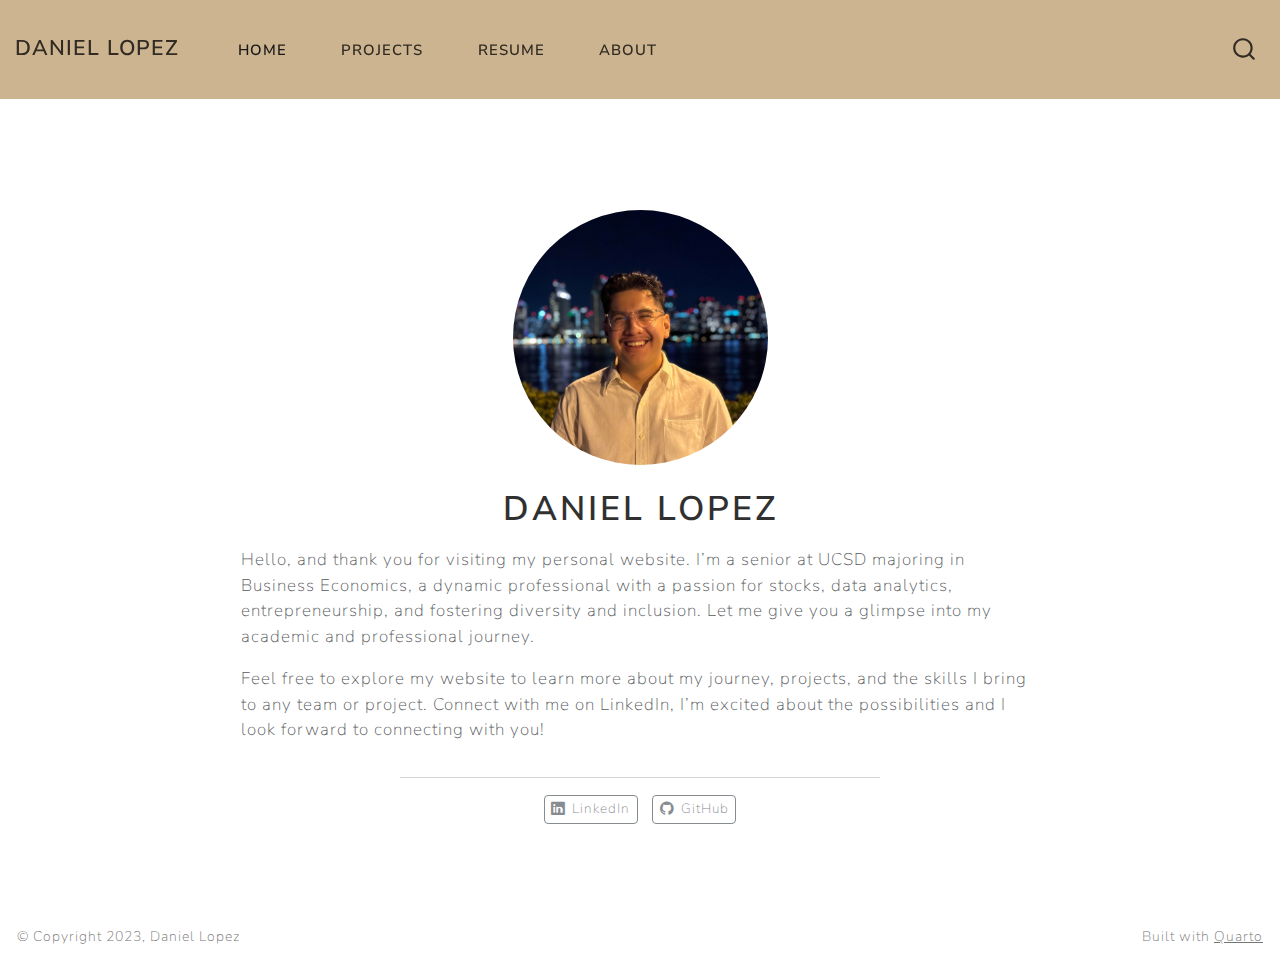
<file: docs/index.html>
<!DOCTYPE html>
<html xmlns="http://www.w3.org/1999/xhtml" lang="en" xml:lang="en"><head>

<meta charset="utf-8">
<meta name="generator" content="quarto-1.3.450">

<meta name="viewport" content="width=device-width, initial-scale=1.0, user-scalable=yes">


<title>Daniel Lopez</title>
<style>
code{white-space: pre-wrap;}
span.smallcaps{font-variant: small-caps;}
div.columns{display: flex; gap: min(4vw, 1.5em);}
div.column{flex: auto; overflow-x: auto;}
div.hanging-indent{margin-left: 1.5em; text-indent: -1.5em;}
ul.task-list{list-style: none;}
ul.task-list li input[type="checkbox"] {
  width: 0.8em;
  margin: 0 0.8em 0.2em -1em; /* quarto-specific, see https://github.com/quarto-dev/quarto-cli/issues/4556 */ 
  vertical-align: middle;
}
</style>


<script src="site_libs/quarto-nav/quarto-nav.js"></script>
<script src="site_libs/quarto-nav/headroom.min.js"></script>
<script src="site_libs/clipboard/clipboard.min.js"></script>
<script src="site_libs/quarto-search/autocomplete.umd.js"></script>
<script src="site_libs/quarto-search/fuse.min.js"></script>
<script src="site_libs/quarto-search/quarto-search.js"></script>
<meta name="quarto:offset" content="./">
<script src="site_libs/quarto-html/quarto.js"></script>
<script src="site_libs/quarto-html/popper.min.js"></script>
<script src="site_libs/quarto-html/tippy.umd.min.js"></script>
<link href="site_libs/quarto-html/tippy.css" rel="stylesheet">
<link href="site_libs/quarto-html/quarto-syntax-highlighting.css" rel="stylesheet" id="quarto-text-highlighting-styles">
<script src="site_libs/bootstrap/bootstrap.min.js"></script>
<link href="site_libs/bootstrap/bootstrap-icons.css" rel="stylesheet">
<link href="site_libs/bootstrap/bootstrap.min.css" rel="stylesheet" id="quarto-bootstrap" data-mode="light">
<script id="quarto-search-options" type="application/json">{
  "location": "navbar",
  "copy-button": false,
  "collapse-after": 3,
  "panel-placement": "end",
  "type": "overlay",
  "limit": 20,
  "language": {
    "search-no-results-text": "No results",
    "search-matching-documents-text": "matching documents",
    "search-copy-link-title": "Copy link to search",
    "search-hide-matches-text": "Hide additional matches",
    "search-more-match-text": "more match in this document",
    "search-more-matches-text": "more matches in this document",
    "search-clear-button-title": "Clear",
    "search-detached-cancel-button-title": "Cancel",
    "search-submit-button-title": "Submit",
    "search-label": "Search"
  }
}</script>


</head>

<body class="nav-fixed fullcontent">

<div id="quarto-search-results"></div>
  <header id="quarto-header" class="headroom fixed-top">
    <nav class="navbar navbar-expand-lg navbar-dark ">
      <div class="navbar-container container-fluid">
      <div class="navbar-brand-container">
    <a class="navbar-brand" href="./index.html">
    <span class="navbar-title">Daniel Lopez</span>
    </a>
  </div>
            <div id="quarto-search" class="" title="Search"></div>
          <button class="navbar-toggler" type="button" data-bs-toggle="collapse" data-bs-target="#navbarCollapse" aria-controls="navbarCollapse" aria-expanded="false" aria-label="Toggle navigation" onclick="if (window.quartoToggleHeadroom) { window.quartoToggleHeadroom(); }">
  <span class="navbar-toggler-icon"></span>
</button>
          <div class="collapse navbar-collapse" id="navbarCollapse">
            <ul class="navbar-nav navbar-nav-scroll me-auto">
  <li class="nav-item">
    <a class="nav-link active" href="./index.html" rel="" target="" aria-current="page">
 <span class="menu-text">Home</span></a>
  </li>  
  <li class="nav-item">
    <a class="nav-link" href="./projects.html" rel="" target="">
 <span class="menu-text">Projects</span></a>
  </li>  
  <li class="nav-item">
    <a class="nav-link" href="./resume/index.html" rel="" target="">
 <span class="menu-text">Resume</span></a>
  </li>  
  <li class="nav-item">
    <a class="nav-link" href="./about.html" rel="" target="">
 <span class="menu-text">About</span></a>
  </li>  
</ul>
            <div class="quarto-navbar-tools ms-auto">
</div>
          </div> <!-- /navcollapse -->
      </div> <!-- /container-fluid -->
    </nav>
</header>
<!-- content -->
<div id="quarto-content" class="quarto-container page-columns page-rows-contents page-layout-article page-navbar">
<!-- sidebar -->
<!-- margin-sidebar -->
    
<!-- main -->
<main class="content" id="quarto-document-content">



<div class="quarto-about-jolla">
  <img src="img/profpic.jpeg" class="about-image
  round " style="height: 15em; width: 15em;">
 <header id="title-block-header" class="quarto-title-block default">
<div class="quarto-title">
<h1 class="title">Daniel Lopez</h1>
</div>
<div class="quarto-title-meta">
  </div>
</header><div id="me">
<p>Hello, and thank you for visiting my personal website. I’m a senior at UCSD majoring in Business Economics, a dynamic professional with a passion for stocks, data analytics, entrepreneurship, and fostering diversity and inclusion. Let me give you a glimpse into my academic and professional journey.</p>
<p>Feel free to explore my website to learn more about my journey, projects, and the skills I bring to any team or project. Connect with me on LinkedIn, I’m excited about the possibilities and I look forward to connecting with you!</p>
</div> 
  <hr class="about-sep">
   <div class="about-links">
  <a href="https://www.linkedin.com/in/daniellopez529/" class="about-link" rel="" target="">
    <i class="bi bi-linkedin"></i>
     <span class="about-link-text">LinkedIn</span>
  </a>
  <a href="https://github.com/Danielz529/mywebsite" class="about-link" rel="" target="">
    <i class="bi bi-github"></i>
     <span class="about-link-text">GitHub</span>
  </a>
</div>
</div>





</main> <!-- /main -->
<script id="quarto-html-after-body" type="application/javascript">
window.document.addEventListener("DOMContentLoaded", function (event) {
  const toggleBodyColorMode = (bsSheetEl) => {
    const mode = bsSheetEl.getAttribute("data-mode");
    const bodyEl = window.document.querySelector("body");
    if (mode === "dark") {
      bodyEl.classList.add("quarto-dark");
      bodyEl.classList.remove("quarto-light");
    } else {
      bodyEl.classList.add("quarto-light");
      bodyEl.classList.remove("quarto-dark");
    }
  }
  const toggleBodyColorPrimary = () => {
    const bsSheetEl = window.document.querySelector("link#quarto-bootstrap");
    if (bsSheetEl) {
      toggleBodyColorMode(bsSheetEl);
    }
  }
  toggleBodyColorPrimary();  
  const isCodeAnnotation = (el) => {
    for (const clz of el.classList) {
      if (clz.startsWith('code-annotation-')) {                     
        return true;
      }
    }
    return false;
  }
  const clipboard = new window.ClipboardJS('.code-copy-button', {
    text: function(trigger) {
      const codeEl = trigger.previousElementSibling.cloneNode(true);
      for (const childEl of codeEl.children) {
        if (isCodeAnnotation(childEl)) {
          childEl.remove();
        }
      }
      return codeEl.innerText;
    }
  });
  clipboard.on('success', function(e) {
    // button target
    const button = e.trigger;
    // don't keep focus
    button.blur();
    // flash "checked"
    button.classList.add('code-copy-button-checked');
    var currentTitle = button.getAttribute("title");
    button.setAttribute("title", "Copied!");
    let tooltip;
    if (window.bootstrap) {
      button.setAttribute("data-bs-toggle", "tooltip");
      button.setAttribute("data-bs-placement", "left");
      button.setAttribute("data-bs-title", "Copied!");
      tooltip = new bootstrap.Tooltip(button, 
        { trigger: "manual", 
          customClass: "code-copy-button-tooltip",
          offset: [0, -8]});
      tooltip.show();    
    }
    setTimeout(function() {
      if (tooltip) {
        tooltip.hide();
        button.removeAttribute("data-bs-title");
        button.removeAttribute("data-bs-toggle");
        button.removeAttribute("data-bs-placement");
      }
      button.setAttribute("title", currentTitle);
      button.classList.remove('code-copy-button-checked');
    }, 1000);
    // clear code selection
    e.clearSelection();
  });
  function tippyHover(el, contentFn) {
    const config = {
      allowHTML: true,
      content: contentFn,
      maxWidth: 500,
      delay: 100,
      arrow: false,
      appendTo: function(el) {
          return el.parentElement;
      },
      interactive: true,
      interactiveBorder: 10,
      theme: 'quarto',
      placement: 'bottom-start'
    };
    window.tippy(el, config); 
  }
  const noterefs = window.document.querySelectorAll('a[role="doc-noteref"]');
  for (var i=0; i<noterefs.length; i++) {
    const ref = noterefs[i];
    tippyHover(ref, function() {
      // use id or data attribute instead here
      let href = ref.getAttribute('data-footnote-href') || ref.getAttribute('href');
      try { href = new URL(href).hash; } catch {}
      const id = href.replace(/^#\/?/, "");
      const note = window.document.getElementById(id);
      return note.innerHTML;
    });
  }
      let selectedAnnoteEl;
      const selectorForAnnotation = ( cell, annotation) => {
        let cellAttr = 'data-code-cell="' + cell + '"';
        let lineAttr = 'data-code-annotation="' +  annotation + '"';
        const selector = 'span[' + cellAttr + '][' + lineAttr + ']';
        return selector;
      }
      const selectCodeLines = (annoteEl) => {
        const doc = window.document;
        const targetCell = annoteEl.getAttribute("data-target-cell");
        const targetAnnotation = annoteEl.getAttribute("data-target-annotation");
        const annoteSpan = window.document.querySelector(selectorForAnnotation(targetCell, targetAnnotation));
        const lines = annoteSpan.getAttribute("data-code-lines").split(",");
        const lineIds = lines.map((line) => {
          return targetCell + "-" + line;
        })
        let top = null;
        let height = null;
        let parent = null;
        if (lineIds.length > 0) {
            //compute the position of the single el (top and bottom and make a div)
            const el = window.document.getElementById(lineIds[0]);
            top = el.offsetTop;
            height = el.offsetHeight;
            parent = el.parentElement.parentElement;
          if (lineIds.length > 1) {
            const lastEl = window.document.getElementById(lineIds[lineIds.length - 1]);
            const bottom = lastEl.offsetTop + lastEl.offsetHeight;
            height = bottom - top;
          }
          if (top !== null && height !== null && parent !== null) {
            // cook up a div (if necessary) and position it 
            let div = window.document.getElementById("code-annotation-line-highlight");
            if (div === null) {
              div = window.document.createElement("div");
              div.setAttribute("id", "code-annotation-line-highlight");
              div.style.position = 'absolute';
              parent.appendChild(div);
            }
            div.style.top = top - 2 + "px";
            div.style.height = height + 4 + "px";
            let gutterDiv = window.document.getElementById("code-annotation-line-highlight-gutter");
            if (gutterDiv === null) {
              gutterDiv = window.document.createElement("div");
              gutterDiv.setAttribute("id", "code-annotation-line-highlight-gutter");
              gutterDiv.style.position = 'absolute';
              const codeCell = window.document.getElementById(targetCell);
              const gutter = codeCell.querySelector('.code-annotation-gutter');
              gutter.appendChild(gutterDiv);
            }
            gutterDiv.style.top = top - 2 + "px";
            gutterDiv.style.height = height + 4 + "px";
          }
          selectedAnnoteEl = annoteEl;
        }
      };
      const unselectCodeLines = () => {
        const elementsIds = ["code-annotation-line-highlight", "code-annotation-line-highlight-gutter"];
        elementsIds.forEach((elId) => {
          const div = window.document.getElementById(elId);
          if (div) {
            div.remove();
          }
        });
        selectedAnnoteEl = undefined;
      };
      // Attach click handler to the DT
      const annoteDls = window.document.querySelectorAll('dt[data-target-cell]');
      for (const annoteDlNode of annoteDls) {
        annoteDlNode.addEventListener('click', (event) => {
          const clickedEl = event.target;
          if (clickedEl !== selectedAnnoteEl) {
            unselectCodeLines();
            const activeEl = window.document.querySelector('dt[data-target-cell].code-annotation-active');
            if (activeEl) {
              activeEl.classList.remove('code-annotation-active');
            }
            selectCodeLines(clickedEl);
            clickedEl.classList.add('code-annotation-active');
          } else {
            // Unselect the line
            unselectCodeLines();
            clickedEl.classList.remove('code-annotation-active');
          }
        });
      }
  const findCites = (el) => {
    const parentEl = el.parentElement;
    if (parentEl) {
      const cites = parentEl.dataset.cites;
      if (cites) {
        return {
          el,
          cites: cites.split(' ')
        };
      } else {
        return findCites(el.parentElement)
      }
    } else {
      return undefined;
    }
  };
  var bibliorefs = window.document.querySelectorAll('a[role="doc-biblioref"]');
  for (var i=0; i<bibliorefs.length; i++) {
    const ref = bibliorefs[i];
    const citeInfo = findCites(ref);
    if (citeInfo) {
      tippyHover(citeInfo.el, function() {
        var popup = window.document.createElement('div');
        citeInfo.cites.forEach(function(cite) {
          var citeDiv = window.document.createElement('div');
          citeDiv.classList.add('hanging-indent');
          citeDiv.classList.add('csl-entry');
          var biblioDiv = window.document.getElementById('ref-' + cite);
          if (biblioDiv) {
            citeDiv.innerHTML = biblioDiv.innerHTML;
          }
          popup.appendChild(citeDiv);
        });
        return popup.innerHTML;
      });
    }
  }
});
</script>
</div> <!-- /content -->
<footer class="footer">
  <div class="nav-footer">
    <div class="nav-footer-left">© Copyright 2023, Daniel Lopez</div>   
    <div class="nav-footer-center">
      &nbsp;
    </div>
    <div class="nav-footer-right">Built with <a href="https://quarto.org/">Quarto</a></div>
  </div>
</footer>



</body></html>
</file>
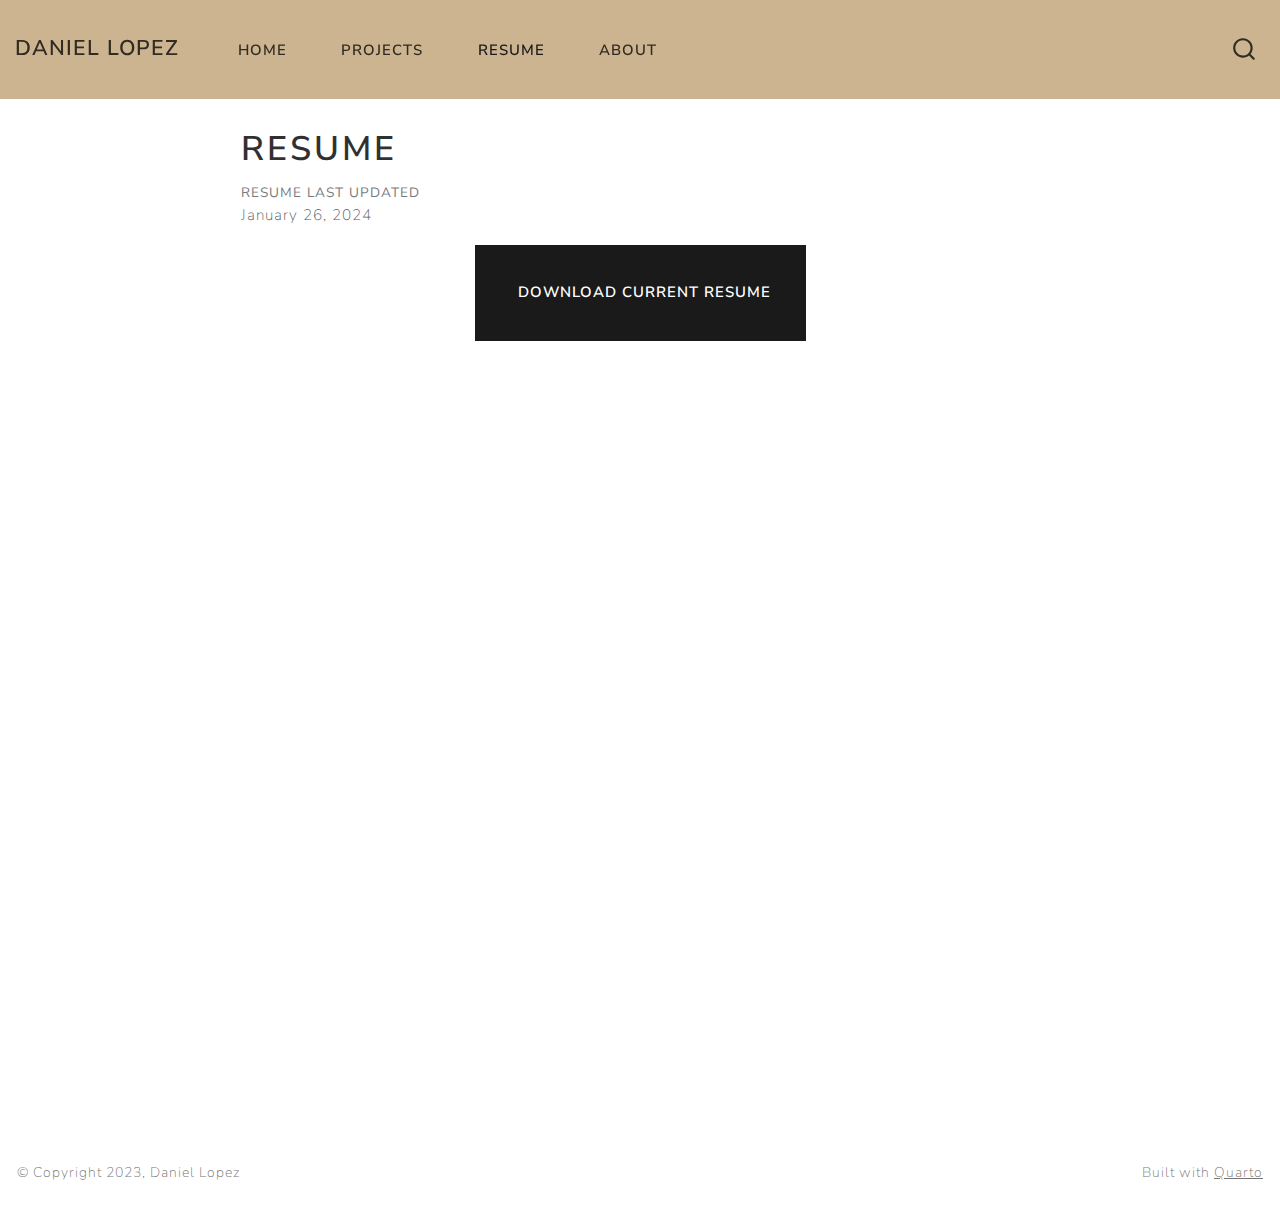
<file: docs/resume/index.html>
<!DOCTYPE html>
<html xmlns="http://www.w3.org/1999/xhtml" lang="en" xml:lang="en"><head>

<meta charset="utf-8">
<meta name="generator" content="quarto-1.3.450">

<meta name="viewport" content="width=device-width, initial-scale=1.0, user-scalable=yes">

<meta name="dcterms.date" content="2024-01-26">
<meta name="description" content="Daniel Lopez’s Resume">

<title>Daniel Lopez - Resume</title>
<style>
code{white-space: pre-wrap;}
span.smallcaps{font-variant: small-caps;}
div.columns{display: flex; gap: min(4vw, 1.5em);}
div.column{flex: auto; overflow-x: auto;}
div.hanging-indent{margin-left: 1.5em; text-indent: -1.5em;}
ul.task-list{list-style: none;}
ul.task-list li input[type="checkbox"] {
  width: 0.8em;
  margin: 0 0.8em 0.2em -1em; /* quarto-specific, see https://github.com/quarto-dev/quarto-cli/issues/4556 */ 
  vertical-align: middle;
}
</style>


<script src="../site_libs/quarto-nav/quarto-nav.js"></script>
<script src="../site_libs/quarto-nav/headroom.min.js"></script>
<script src="../site_libs/clipboard/clipboard.min.js"></script>
<script src="../site_libs/quarto-search/autocomplete.umd.js"></script>
<script src="../site_libs/quarto-search/fuse.min.js"></script>
<script src="../site_libs/quarto-search/quarto-search.js"></script>
<meta name="quarto:offset" content="../">
<script src="../site_libs/quarto-html/quarto.js"></script>
<script src="../site_libs/quarto-html/popper.min.js"></script>
<script src="../site_libs/quarto-html/tippy.umd.min.js"></script>
<script src="../site_libs/quarto-html/anchor.min.js"></script>
<link href="../site_libs/quarto-html/tippy.css" rel="stylesheet">
<link href="../site_libs/quarto-html/quarto-syntax-highlighting.css" rel="stylesheet" id="quarto-text-highlighting-styles">
<script src="../site_libs/bootstrap/bootstrap.min.js"></script>
<link href="../site_libs/bootstrap/bootstrap-icons.css" rel="stylesheet">
<link href="../site_libs/bootstrap/bootstrap.min.css" rel="stylesheet" id="quarto-bootstrap" data-mode="light">
<script id="quarto-search-options" type="application/json">{
  "location": "navbar",
  "copy-button": false,
  "collapse-after": 3,
  "panel-placement": "end",
  "type": "overlay",
  "limit": 20,
  "language": {
    "search-no-results-text": "No results",
    "search-matching-documents-text": "matching documents",
    "search-copy-link-title": "Copy link to search",
    "search-hide-matches-text": "Hide additional matches",
    "search-more-match-text": "more match in this document",
    "search-more-matches-text": "more matches in this document",
    "search-clear-button-title": "Clear",
    "search-detached-cancel-button-title": "Cancel",
    "search-submit-button-title": "Submit",
    "search-label": "Search"
  }
}</script>


</head>

<body class="nav-fixed fullcontent">

<div id="quarto-search-results"></div>
  <header id="quarto-header" class="headroom fixed-top">
    <nav class="navbar navbar-expand-lg navbar-dark ">
      <div class="navbar-container container-fluid">
      <div class="navbar-brand-container">
    <a class="navbar-brand" href="../index.html">
    <span class="navbar-title">Daniel Lopez</span>
    </a>
  </div>
            <div id="quarto-search" class="" title="Search"></div>
          <button class="navbar-toggler" type="button" data-bs-toggle="collapse" data-bs-target="#navbarCollapse" aria-controls="navbarCollapse" aria-expanded="false" aria-label="Toggle navigation" onclick="if (window.quartoToggleHeadroom) { window.quartoToggleHeadroom(); }">
  <span class="navbar-toggler-icon"></span>
</button>
          <div class="collapse navbar-collapse" id="navbarCollapse">
            <ul class="navbar-nav navbar-nav-scroll me-auto">
  <li class="nav-item">
    <a class="nav-link" href="../index.html" rel="" target="">
 <span class="menu-text">Home</span></a>
  </li>  
  <li class="nav-item">
    <a class="nav-link" href="../projects.html" rel="" target="">
 <span class="menu-text">Projects</span></a>
  </li>  
  <li class="nav-item">
    <a class="nav-link active" href="../resume/index.html" rel="" target="" aria-current="page">
 <span class="menu-text">Resume</span></a>
  </li>  
  <li class="nav-item">
    <a class="nav-link" href="../about.html" rel="" target="">
 <span class="menu-text">About</span></a>
  </li>  
</ul>
            <div class="quarto-navbar-tools ms-auto">
</div>
          </div> <!-- /navcollapse -->
      </div> <!-- /container-fluid -->
    </nav>
</header>
<!-- content -->
<div id="quarto-content" class="quarto-container page-columns page-rows-contents page-layout-article page-navbar">
<!-- sidebar -->
<!-- margin-sidebar -->
    
<!-- main -->
<main class="content" id="quarto-document-content">

<header id="title-block-header" class="quarto-title-block default">
<div class="quarto-title">
<h1 class="title">Resume</h1>
</div>

<div>
  <div class="description">
    Daniel Lopez’s Resume
  </div>
</div>


<div class="quarto-title-meta">

    
    <div>
    <div class="quarto-title-meta-heading">Resume last updated</div>
    <div class="quarto-title-meta-contents">
      <p class="date">January 26, 2024</p>
    </div>
  </div>
  
    
  </div>
  

</header>

<div class="cell">
<style type="text/css">
#title-block-header .description {
    display: none;
}
</style>
</div>
<div class="cell">
<style type="text/css">
.embed-container {
    position: relative;
    padding-bottom: 90%;
    height: 0;
    overflow: hidden;
    max-width: 100%;
}

.embed-container iframe,
.embed-container object,
.embed-container embed {
    position: absolute;
    top: 0;
    left: 0;
    width: 100%;
    height: 100%;
}
</style>
</div>
<p class="text-center">
  <a class="btn btn-primary btn-lg cv-download" href="dlresume.pdf" target="_blank">
    <i class="fa-solid fa-file-arrow-down"></i> Download current Resume
  </a>
</p>

<div class="embed-container">
  <iframe src="dlresume.pdf" style="border: 0.5px"></iframe>
</div>



</main> <!-- /main -->
<script id="quarto-html-after-body" type="application/javascript">
window.document.addEventListener("DOMContentLoaded", function (event) {
  const toggleBodyColorMode = (bsSheetEl) => {
    const mode = bsSheetEl.getAttribute("data-mode");
    const bodyEl = window.document.querySelector("body");
    if (mode === "dark") {
      bodyEl.classList.add("quarto-dark");
      bodyEl.classList.remove("quarto-light");
    } else {
      bodyEl.classList.add("quarto-light");
      bodyEl.classList.remove("quarto-dark");
    }
  }
  const toggleBodyColorPrimary = () => {
    const bsSheetEl = window.document.querySelector("link#quarto-bootstrap");
    if (bsSheetEl) {
      toggleBodyColorMode(bsSheetEl);
    }
  }
  toggleBodyColorPrimary();  
  const icon = "";
  const anchorJS = new window.AnchorJS();
  anchorJS.options = {
    placement: 'right',
    icon: icon
  };
  anchorJS.add('.anchored');
  const isCodeAnnotation = (el) => {
    for (const clz of el.classList) {
      if (clz.startsWith('code-annotation-')) {                     
        return true;
      }
    }
    return false;
  }
  const clipboard = new window.ClipboardJS('.code-copy-button', {
    text: function(trigger) {
      const codeEl = trigger.previousElementSibling.cloneNode(true);
      for (const childEl of codeEl.children) {
        if (isCodeAnnotation(childEl)) {
          childEl.remove();
        }
      }
      return codeEl.innerText;
    }
  });
  clipboard.on('success', function(e) {
    // button target
    const button = e.trigger;
    // don't keep focus
    button.blur();
    // flash "checked"
    button.classList.add('code-copy-button-checked');
    var currentTitle = button.getAttribute("title");
    button.setAttribute("title", "Copied!");
    let tooltip;
    if (window.bootstrap) {
      button.setAttribute("data-bs-toggle", "tooltip");
      button.setAttribute("data-bs-placement", "left");
      button.setAttribute("data-bs-title", "Copied!");
      tooltip = new bootstrap.Tooltip(button, 
        { trigger: "manual", 
          customClass: "code-copy-button-tooltip",
          offset: [0, -8]});
      tooltip.show();    
    }
    setTimeout(function() {
      if (tooltip) {
        tooltip.hide();
        button.removeAttribute("data-bs-title");
        button.removeAttribute("data-bs-toggle");
        button.removeAttribute("data-bs-placement");
      }
      button.setAttribute("title", currentTitle);
      button.classList.remove('code-copy-button-checked');
    }, 1000);
    // clear code selection
    e.clearSelection();
  });
  function tippyHover(el, contentFn) {
    const config = {
      allowHTML: true,
      content: contentFn,
      maxWidth: 500,
      delay: 100,
      arrow: false,
      appendTo: function(el) {
          return el.parentElement;
      },
      interactive: true,
      interactiveBorder: 10,
      theme: 'quarto',
      placement: 'bottom-start'
    };
    window.tippy(el, config); 
  }
  const noterefs = window.document.querySelectorAll('a[role="doc-noteref"]');
  for (var i=0; i<noterefs.length; i++) {
    const ref = noterefs[i];
    tippyHover(ref, function() {
      // use id or data attribute instead here
      let href = ref.getAttribute('data-footnote-href') || ref.getAttribute('href');
      try { href = new URL(href).hash; } catch {}
      const id = href.replace(/^#\/?/, "");
      const note = window.document.getElementById(id);
      return note.innerHTML;
    });
  }
      let selectedAnnoteEl;
      const selectorForAnnotation = ( cell, annotation) => {
        let cellAttr = 'data-code-cell="' + cell + '"';
        let lineAttr = 'data-code-annotation="' +  annotation + '"';
        const selector = 'span[' + cellAttr + '][' + lineAttr + ']';
        return selector;
      }
      const selectCodeLines = (annoteEl) => {
        const doc = window.document;
        const targetCell = annoteEl.getAttribute("data-target-cell");
        const targetAnnotation = annoteEl.getAttribute("data-target-annotation");
        const annoteSpan = window.document.querySelector(selectorForAnnotation(targetCell, targetAnnotation));
        const lines = annoteSpan.getAttribute("data-code-lines").split(",");
        const lineIds = lines.map((line) => {
          return targetCell + "-" + line;
        })
        let top = null;
        let height = null;
        let parent = null;
        if (lineIds.length > 0) {
            //compute the position of the single el (top and bottom and make a div)
            const el = window.document.getElementById(lineIds[0]);
            top = el.offsetTop;
            height = el.offsetHeight;
            parent = el.parentElement.parentElement;
          if (lineIds.length > 1) {
            const lastEl = window.document.getElementById(lineIds[lineIds.length - 1]);
            const bottom = lastEl.offsetTop + lastEl.offsetHeight;
            height = bottom - top;
          }
          if (top !== null && height !== null && parent !== null) {
            // cook up a div (if necessary) and position it 
            let div = window.document.getElementById("code-annotation-line-highlight");
            if (div === null) {
              div = window.document.createElement("div");
              div.setAttribute("id", "code-annotation-line-highlight");
              div.style.position = 'absolute';
              parent.appendChild(div);
            }
            div.style.top = top - 2 + "px";
            div.style.height = height + 4 + "px";
            let gutterDiv = window.document.getElementById("code-annotation-line-highlight-gutter");
            if (gutterDiv === null) {
              gutterDiv = window.document.createElement("div");
              gutterDiv.setAttribute("id", "code-annotation-line-highlight-gutter");
              gutterDiv.style.position = 'absolute';
              const codeCell = window.document.getElementById(targetCell);
              const gutter = codeCell.querySelector('.code-annotation-gutter');
              gutter.appendChild(gutterDiv);
            }
            gutterDiv.style.top = top - 2 + "px";
            gutterDiv.style.height = height + 4 + "px";
          }
          selectedAnnoteEl = annoteEl;
        }
      };
      const unselectCodeLines = () => {
        const elementsIds = ["code-annotation-line-highlight", "code-annotation-line-highlight-gutter"];
        elementsIds.forEach((elId) => {
          const div = window.document.getElementById(elId);
          if (div) {
            div.remove();
          }
        });
        selectedAnnoteEl = undefined;
      };
      // Attach click handler to the DT
      const annoteDls = window.document.querySelectorAll('dt[data-target-cell]');
      for (const annoteDlNode of annoteDls) {
        annoteDlNode.addEventListener('click', (event) => {
          const clickedEl = event.target;
          if (clickedEl !== selectedAnnoteEl) {
            unselectCodeLines();
            const activeEl = window.document.querySelector('dt[data-target-cell].code-annotation-active');
            if (activeEl) {
              activeEl.classList.remove('code-annotation-active');
            }
            selectCodeLines(clickedEl);
            clickedEl.classList.add('code-annotation-active');
          } else {
            // Unselect the line
            unselectCodeLines();
            clickedEl.classList.remove('code-annotation-active');
          }
        });
      }
  const findCites = (el) => {
    const parentEl = el.parentElement;
    if (parentEl) {
      const cites = parentEl.dataset.cites;
      if (cites) {
        return {
          el,
          cites: cites.split(' ')
        };
      } else {
        return findCites(el.parentElement)
      }
    } else {
      return undefined;
    }
  };
  var bibliorefs = window.document.querySelectorAll('a[role="doc-biblioref"]');
  for (var i=0; i<bibliorefs.length; i++) {
    const ref = bibliorefs[i];
    const citeInfo = findCites(ref);
    if (citeInfo) {
      tippyHover(citeInfo.el, function() {
        var popup = window.document.createElement('div');
        citeInfo.cites.forEach(function(cite) {
          var citeDiv = window.document.createElement('div');
          citeDiv.classList.add('hanging-indent');
          citeDiv.classList.add('csl-entry');
          var biblioDiv = window.document.getElementById('ref-' + cite);
          if (biblioDiv) {
            citeDiv.innerHTML = biblioDiv.innerHTML;
          }
          popup.appendChild(citeDiv);
        });
        return popup.innerHTML;
      });
    }
  }
});
</script>
</div> <!-- /content -->
<footer class="footer">
  <div class="nav-footer">
    <div class="nav-footer-left">© Copyright 2023, Daniel Lopez</div>   
    <div class="nav-footer-center">
      &nbsp;
    </div>
    <div class="nav-footer-right">Built with <a href="https://quarto.org/">Quarto</a></div>
  </div>
</footer>



</body></html>
</file>
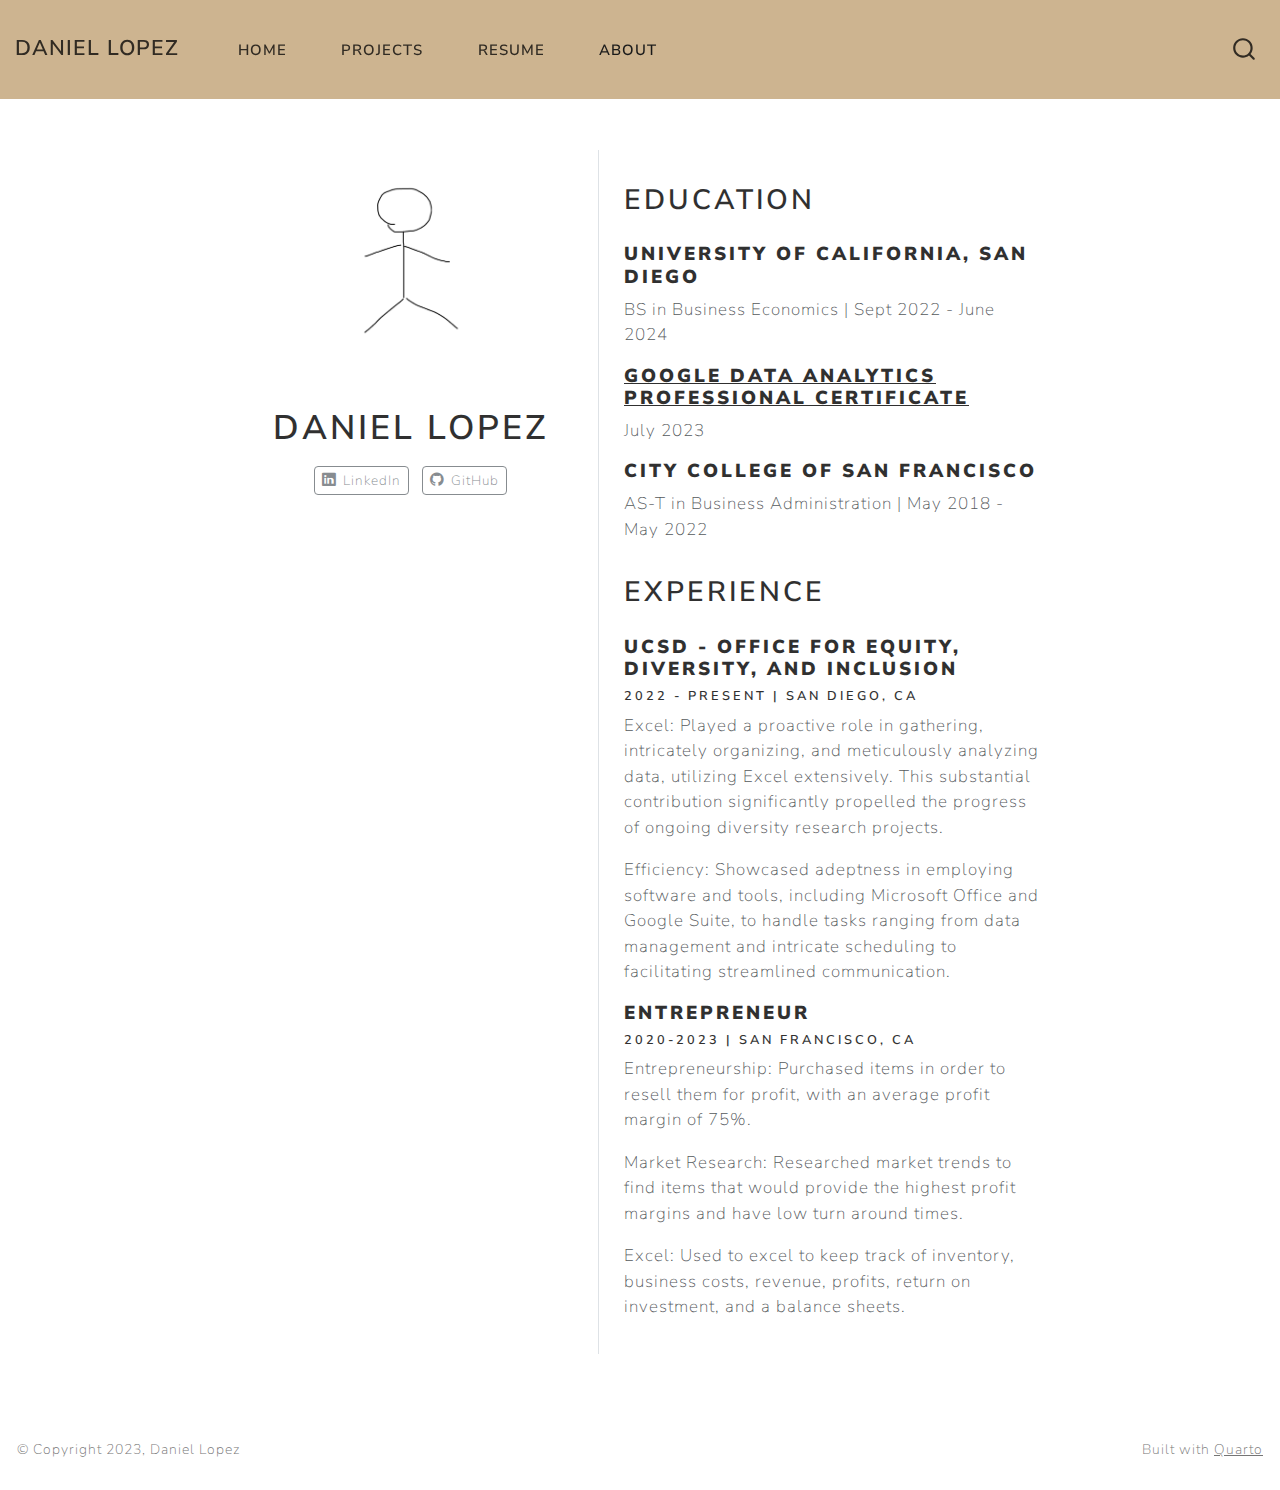
<file: docs/about.html>
<!DOCTYPE html>
<html xmlns="http://www.w3.org/1999/xhtml" lang="en" xml:lang="en"><head>

<meta charset="utf-8">
<meta name="generator" content="quarto-1.3.450">

<meta name="viewport" content="width=device-width, initial-scale=1.0, user-scalable=yes">


<title>Daniel Lopez</title>
<style>
code{white-space: pre-wrap;}
span.smallcaps{font-variant: small-caps;}
div.columns{display: flex; gap: min(4vw, 1.5em);}
div.column{flex: auto; overflow-x: auto;}
div.hanging-indent{margin-left: 1.5em; text-indent: -1.5em;}
ul.task-list{list-style: none;}
ul.task-list li input[type="checkbox"] {
  width: 0.8em;
  margin: 0 0.8em 0.2em -1em; /* quarto-specific, see https://github.com/quarto-dev/quarto-cli/issues/4556 */ 
  vertical-align: middle;
}
</style>


<script src="site_libs/quarto-nav/quarto-nav.js"></script>
<script src="site_libs/quarto-nav/headroom.min.js"></script>
<script src="site_libs/clipboard/clipboard.min.js"></script>
<script src="site_libs/quarto-search/autocomplete.umd.js"></script>
<script src="site_libs/quarto-search/fuse.min.js"></script>
<script src="site_libs/quarto-search/quarto-search.js"></script>
<meta name="quarto:offset" content="./">
<script src="site_libs/quarto-html/quarto.js"></script>
<script src="site_libs/quarto-html/popper.min.js"></script>
<script src="site_libs/quarto-html/tippy.umd.min.js"></script>
<link href="site_libs/quarto-html/tippy.css" rel="stylesheet">
<link href="site_libs/quarto-html/quarto-syntax-highlighting.css" rel="stylesheet" id="quarto-text-highlighting-styles">
<script src="site_libs/bootstrap/bootstrap.min.js"></script>
<link href="site_libs/bootstrap/bootstrap-icons.css" rel="stylesheet">
<link href="site_libs/bootstrap/bootstrap.min.css" rel="stylesheet" id="quarto-bootstrap" data-mode="light">
<script id="quarto-search-options" type="application/json">{
  "location": "navbar",
  "copy-button": false,
  "collapse-after": 3,
  "panel-placement": "end",
  "type": "overlay",
  "limit": 20,
  "language": {
    "search-no-results-text": "No results",
    "search-matching-documents-text": "matching documents",
    "search-copy-link-title": "Copy link to search",
    "search-hide-matches-text": "Hide additional matches",
    "search-more-match-text": "more match in this document",
    "search-more-matches-text": "more matches in this document",
    "search-clear-button-title": "Clear",
    "search-detached-cancel-button-title": "Cancel",
    "search-submit-button-title": "Submit",
    "search-label": "Search"
  }
}</script>


</head>

<body class="nav-fixed fullcontent">

<div id="quarto-search-results"></div>
  <header id="quarto-header" class="headroom fixed-top">
    <nav class="navbar navbar-expand-lg navbar-dark ">
      <div class="navbar-container container-fluid">
      <div class="navbar-brand-container">
    <a class="navbar-brand" href="./index.html">
    <span class="navbar-title">Daniel Lopez</span>
    </a>
  </div>
            <div id="quarto-search" class="" title="Search"></div>
          <button class="navbar-toggler" type="button" data-bs-toggle="collapse" data-bs-target="#navbarCollapse" aria-controls="navbarCollapse" aria-expanded="false" aria-label="Toggle navigation" onclick="if (window.quartoToggleHeadroom) { window.quartoToggleHeadroom(); }">
  <span class="navbar-toggler-icon"></span>
</button>
          <div class="collapse navbar-collapse" id="navbarCollapse">
            <ul class="navbar-nav navbar-nav-scroll me-auto">
  <li class="nav-item">
    <a class="nav-link" href="./index.html" rel="" target="">
 <span class="menu-text">Home</span></a>
  </li>  
  <li class="nav-item">
    <a class="nav-link" href="./projects.html" rel="" target="">
 <span class="menu-text">Projects</span></a>
  </li>  
  <li class="nav-item">
    <a class="nav-link" href="./resume/index.html" rel="" target="">
 <span class="menu-text">Resume</span></a>
  </li>  
  <li class="nav-item">
    <a class="nav-link active" href="./about.html" rel="" target="" aria-current="page">
 <span class="menu-text">About</span></a>
  </li>  
</ul>
            <div class="quarto-navbar-tools ms-auto">
</div>
          </div> <!-- /navcollapse -->
      </div> <!-- /container-fluid -->
    </nav>
</header>
<!-- content -->
<div id="quarto-content" class="quarto-container page-columns page-rows-contents page-layout-article page-navbar">
<!-- sidebar -->
<!-- margin-sidebar -->
    
<!-- main -->
<div class="quarto-about-trestles">
  <div class="about-entity">
    <img src="img/profile.png" class="about-image
  rounded " style="width: 20em;">
<header id="title-block-header" class="quarto-title-block default">
<div class="quarto-title">
<h1 class="title">Daniel Lopez</h1>
</div>
<div class="quarto-title-meta">
  </div>
</header>
    <div class="about-links">
  <a href="https://www.linkedin.com/in/daniellopez529/" class="about-link" rel="" target="">
    <i class="bi bi-linkedin"></i>
     <span class="about-link-text">LinkedIn</span>
  </a>
  <a href="https://github.com/Danielz529/mywebsite" class="about-link" rel="" target="">
    <i class="bi bi-github"></i>
     <span class="about-link-text">GitHub</span>
  </a>
</div>
  </div>
  <div class="about-contents"><main class="content" id="quarto-document-content">
<section id="education" class="level2">
<h2 data-anchor-id="education">Education</h2>
<section id="university-of-california-san-diego" class="level5">
<h5 data-anchor-id="university-of-california-san-diego"><strong>University of California, San Diego</strong></h5>
<p>BS in Business Economics | Sept 2022 - June 2024</p>
</section>
<section id="google-data-analytics-professional-certificate" class="level5">
<h5 data-anchor-id="google-data-analytics-professional-certificate"><strong><a href="https://www.credly.com/badges/deb5701a-d8ec-44ba-8fc9-fb015639360a">Google Data Analytics Professional Certificate</a></strong></h5>
<p>July 2023</p>
</section>
<section id="city-college-of-san-francisco" class="level5">
<h5 data-anchor-id="city-college-of-san-francisco"><strong>City College of San Francisco</strong></h5>
<p>AS-T in Business Administration | May 2018 - May 2022</p>
</section>
</section>
<section id="experience" class="level2">
<h2 data-anchor-id="experience">Experience</h2>
<section id="ucsd---office-for-equity-diversity-and-inclusion" class="level5">
<h5 data-anchor-id="ucsd---office-for-equity-diversity-and-inclusion"><strong>UCSD - Office for Equity, Diversity, and Inclusion</strong></h5>
<section id="present-san-diego-ca" class="level6">
<h6 data-anchor-id="present-san-diego-ca">2022 - Present | San Diego, CA</h6>
<p>Excel: Played a proactive role in gathering, intricately organizing, and meticulously analyzing data, utilizing Excel extensively. This substantial contribution significantly propelled the progress of ongoing diversity research projects.</p>
<p>Efficiency: Showcased adeptness in employing software and tools, including Microsoft Office and Google Suite, to handle tasks ranging from data management and intricate scheduling to facilitating streamlined communication.</p>
</section>
</section>
<section id="entrepreneur" class="level5">
<h5 data-anchor-id="entrepreneur"><strong>Entrepreneur</strong></h5>
<section id="san-francisco-ca" class="level6">
<h6 data-anchor-id="san-francisco-ca">2020-2023 | San Francisco, CA</h6>
<p>Entrepreneurship: Purchased items in order to resell them for profit, with an average profit margin of 75%.</p>
<p>Market Research: Researched market trends to find items that would provide the highest profit margins and have low turn around times.</p>
<p>Excel: Used to excel to keep track of inventory, business costs, revenue, profits, return on investment, and a balance sheets.</p>


</section>
</section>
</section>
</main></div>
</div>
 <!-- /main -->
<script id="quarto-html-after-body" type="application/javascript">
window.document.addEventListener("DOMContentLoaded", function (event) {
  const toggleBodyColorMode = (bsSheetEl) => {
    const mode = bsSheetEl.getAttribute("data-mode");
    const bodyEl = window.document.querySelector("body");
    if (mode === "dark") {
      bodyEl.classList.add("quarto-dark");
      bodyEl.classList.remove("quarto-light");
    } else {
      bodyEl.classList.add("quarto-light");
      bodyEl.classList.remove("quarto-dark");
    }
  }
  const toggleBodyColorPrimary = () => {
    const bsSheetEl = window.document.querySelector("link#quarto-bootstrap");
    if (bsSheetEl) {
      toggleBodyColorMode(bsSheetEl);
    }
  }
  toggleBodyColorPrimary();  
  const isCodeAnnotation = (el) => {
    for (const clz of el.classList) {
      if (clz.startsWith('code-annotation-')) {                     
        return true;
      }
    }
    return false;
  }
  const clipboard = new window.ClipboardJS('.code-copy-button', {
    text: function(trigger) {
      const codeEl = trigger.previousElementSibling.cloneNode(true);
      for (const childEl of codeEl.children) {
        if (isCodeAnnotation(childEl)) {
          childEl.remove();
        }
      }
      return codeEl.innerText;
    }
  });
  clipboard.on('success', function(e) {
    // button target
    const button = e.trigger;
    // don't keep focus
    button.blur();
    // flash "checked"
    button.classList.add('code-copy-button-checked');
    var currentTitle = button.getAttribute("title");
    button.setAttribute("title", "Copied!");
    let tooltip;
    if (window.bootstrap) {
      button.setAttribute("data-bs-toggle", "tooltip");
      button.setAttribute("data-bs-placement", "left");
      button.setAttribute("data-bs-title", "Copied!");
      tooltip = new bootstrap.Tooltip(button, 
        { trigger: "manual", 
          customClass: "code-copy-button-tooltip",
          offset: [0, -8]});
      tooltip.show();    
    }
    setTimeout(function() {
      if (tooltip) {
        tooltip.hide();
        button.removeAttribute("data-bs-title");
        button.removeAttribute("data-bs-toggle");
        button.removeAttribute("data-bs-placement");
      }
      button.setAttribute("title", currentTitle);
      button.classList.remove('code-copy-button-checked');
    }, 1000);
    // clear code selection
    e.clearSelection();
  });
  function tippyHover(el, contentFn) {
    const config = {
      allowHTML: true,
      content: contentFn,
      maxWidth: 500,
      delay: 100,
      arrow: false,
      appendTo: function(el) {
          return el.parentElement;
      },
      interactive: true,
      interactiveBorder: 10,
      theme: 'quarto',
      placement: 'bottom-start'
    };
    window.tippy(el, config); 
  }
  const noterefs = window.document.querySelectorAll('a[role="doc-noteref"]');
  for (var i=0; i<noterefs.length; i++) {
    const ref = noterefs[i];
    tippyHover(ref, function() {
      // use id or data attribute instead here
      let href = ref.getAttribute('data-footnote-href') || ref.getAttribute('href');
      try { href = new URL(href).hash; } catch {}
      const id = href.replace(/^#\/?/, "");
      const note = window.document.getElementById(id);
      return note.innerHTML;
    });
  }
      let selectedAnnoteEl;
      const selectorForAnnotation = ( cell, annotation) => {
        let cellAttr = 'data-code-cell="' + cell + '"';
        let lineAttr = 'data-code-annotation="' +  annotation + '"';
        const selector = 'span[' + cellAttr + '][' + lineAttr + ']';
        return selector;
      }
      const selectCodeLines = (annoteEl) => {
        const doc = window.document;
        const targetCell = annoteEl.getAttribute("data-target-cell");
        const targetAnnotation = annoteEl.getAttribute("data-target-annotation");
        const annoteSpan = window.document.querySelector(selectorForAnnotation(targetCell, targetAnnotation));
        const lines = annoteSpan.getAttribute("data-code-lines").split(",");
        const lineIds = lines.map((line) => {
          return targetCell + "-" + line;
        })
        let top = null;
        let height = null;
        let parent = null;
        if (lineIds.length > 0) {
            //compute the position of the single el (top and bottom and make a div)
            const el = window.document.getElementById(lineIds[0]);
            top = el.offsetTop;
            height = el.offsetHeight;
            parent = el.parentElement.parentElement;
          if (lineIds.length > 1) {
            const lastEl = window.document.getElementById(lineIds[lineIds.length - 1]);
            const bottom = lastEl.offsetTop + lastEl.offsetHeight;
            height = bottom - top;
          }
          if (top !== null && height !== null && parent !== null) {
            // cook up a div (if necessary) and position it 
            let div = window.document.getElementById("code-annotation-line-highlight");
            if (div === null) {
              div = window.document.createElement("div");
              div.setAttribute("id", "code-annotation-line-highlight");
              div.style.position = 'absolute';
              parent.appendChild(div);
            }
            div.style.top = top - 2 + "px";
            div.style.height = height + 4 + "px";
            let gutterDiv = window.document.getElementById("code-annotation-line-highlight-gutter");
            if (gutterDiv === null) {
              gutterDiv = window.document.createElement("div");
              gutterDiv.setAttribute("id", "code-annotation-line-highlight-gutter");
              gutterDiv.style.position = 'absolute';
              const codeCell = window.document.getElementById(targetCell);
              const gutter = codeCell.querySelector('.code-annotation-gutter');
              gutter.appendChild(gutterDiv);
            }
            gutterDiv.style.top = top - 2 + "px";
            gutterDiv.style.height = height + 4 + "px";
          }
          selectedAnnoteEl = annoteEl;
        }
      };
      const unselectCodeLines = () => {
        const elementsIds = ["code-annotation-line-highlight", "code-annotation-line-highlight-gutter"];
        elementsIds.forEach((elId) => {
          const div = window.document.getElementById(elId);
          if (div) {
            div.remove();
          }
        });
        selectedAnnoteEl = undefined;
      };
      // Attach click handler to the DT
      const annoteDls = window.document.querySelectorAll('dt[data-target-cell]');
      for (const annoteDlNode of annoteDls) {
        annoteDlNode.addEventListener('click', (event) => {
          const clickedEl = event.target;
          if (clickedEl !== selectedAnnoteEl) {
            unselectCodeLines();
            const activeEl = window.document.querySelector('dt[data-target-cell].code-annotation-active');
            if (activeEl) {
              activeEl.classList.remove('code-annotation-active');
            }
            selectCodeLines(clickedEl);
            clickedEl.classList.add('code-annotation-active');
          } else {
            // Unselect the line
            unselectCodeLines();
            clickedEl.classList.remove('code-annotation-active');
          }
        });
      }
  const findCites = (el) => {
    const parentEl = el.parentElement;
    if (parentEl) {
      const cites = parentEl.dataset.cites;
      if (cites) {
        return {
          el,
          cites: cites.split(' ')
        };
      } else {
        return findCites(el.parentElement)
      }
    } else {
      return undefined;
    }
  };
  var bibliorefs = window.document.querySelectorAll('a[role="doc-biblioref"]');
  for (var i=0; i<bibliorefs.length; i++) {
    const ref = bibliorefs[i];
    const citeInfo = findCites(ref);
    if (citeInfo) {
      tippyHover(citeInfo.el, function() {
        var popup = window.document.createElement('div');
        citeInfo.cites.forEach(function(cite) {
          var citeDiv = window.document.createElement('div');
          citeDiv.classList.add('hanging-indent');
          citeDiv.classList.add('csl-entry');
          var biblioDiv = window.document.getElementById('ref-' + cite);
          if (biblioDiv) {
            citeDiv.innerHTML = biblioDiv.innerHTML;
          }
          popup.appendChild(citeDiv);
        });
        return popup.innerHTML;
      });
    }
  }
});
</script>
</div> <!-- /content -->
<footer class="footer">
  <div class="nav-footer">
    <div class="nav-footer-left">© Copyright 2023, Daniel Lopez</div>   
    <div class="nav-footer-center">
      &nbsp;
    </div>
    <div class="nav-footer-right">Built with <a href="https://quarto.org/">Quarto</a></div>
  </div>
</footer>



</body></html>
</file>
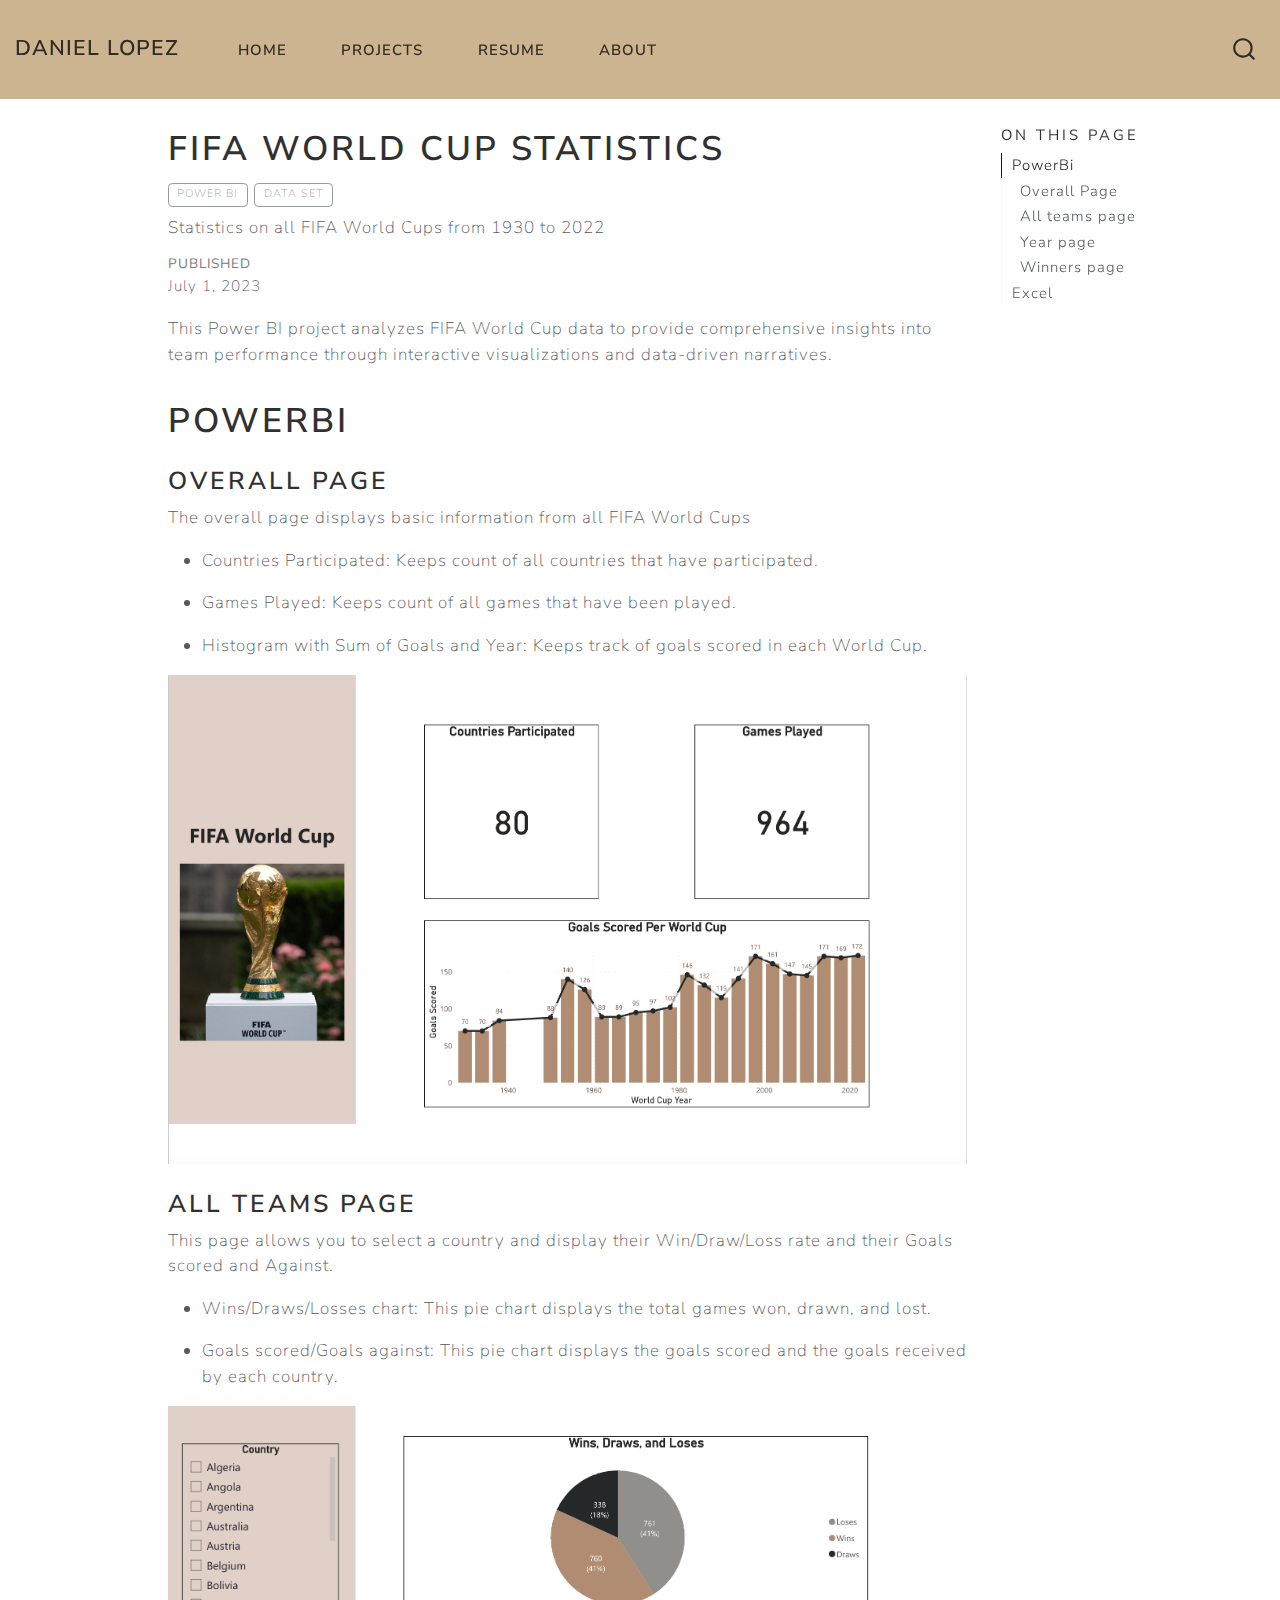
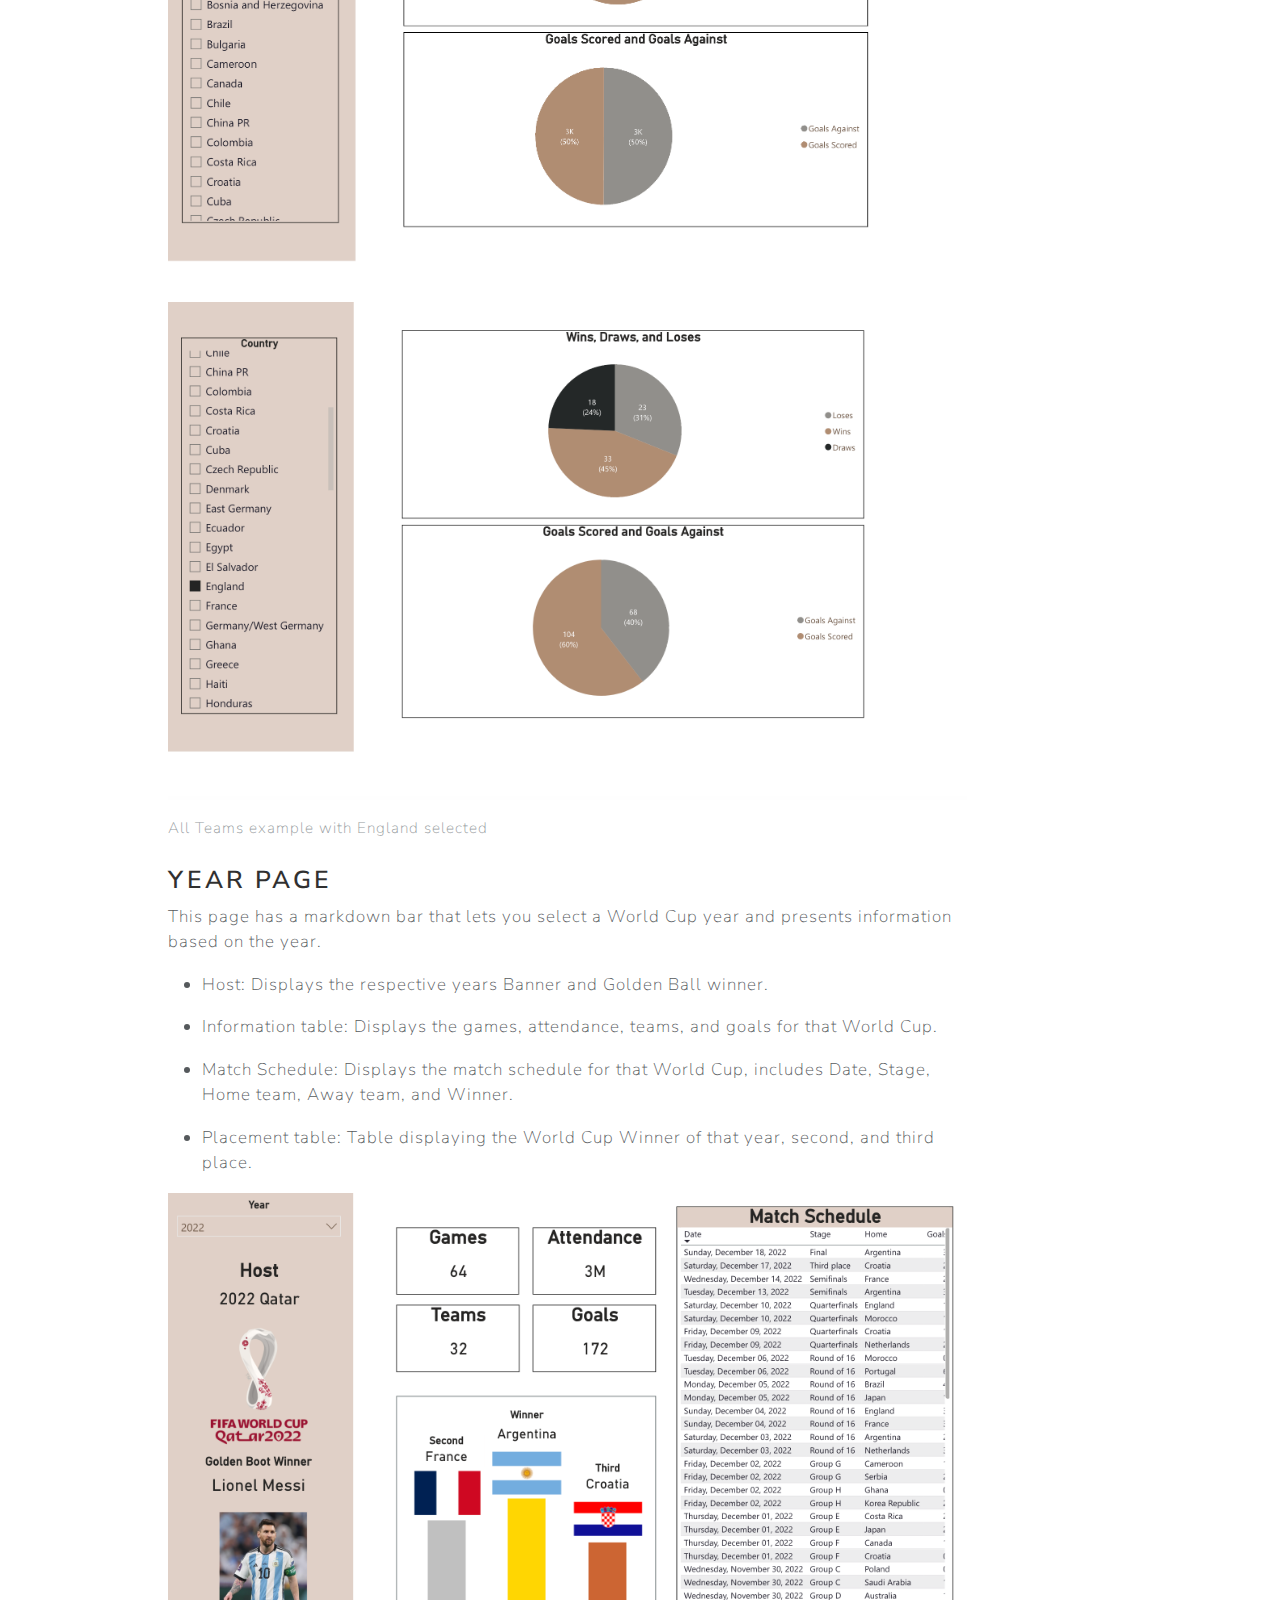
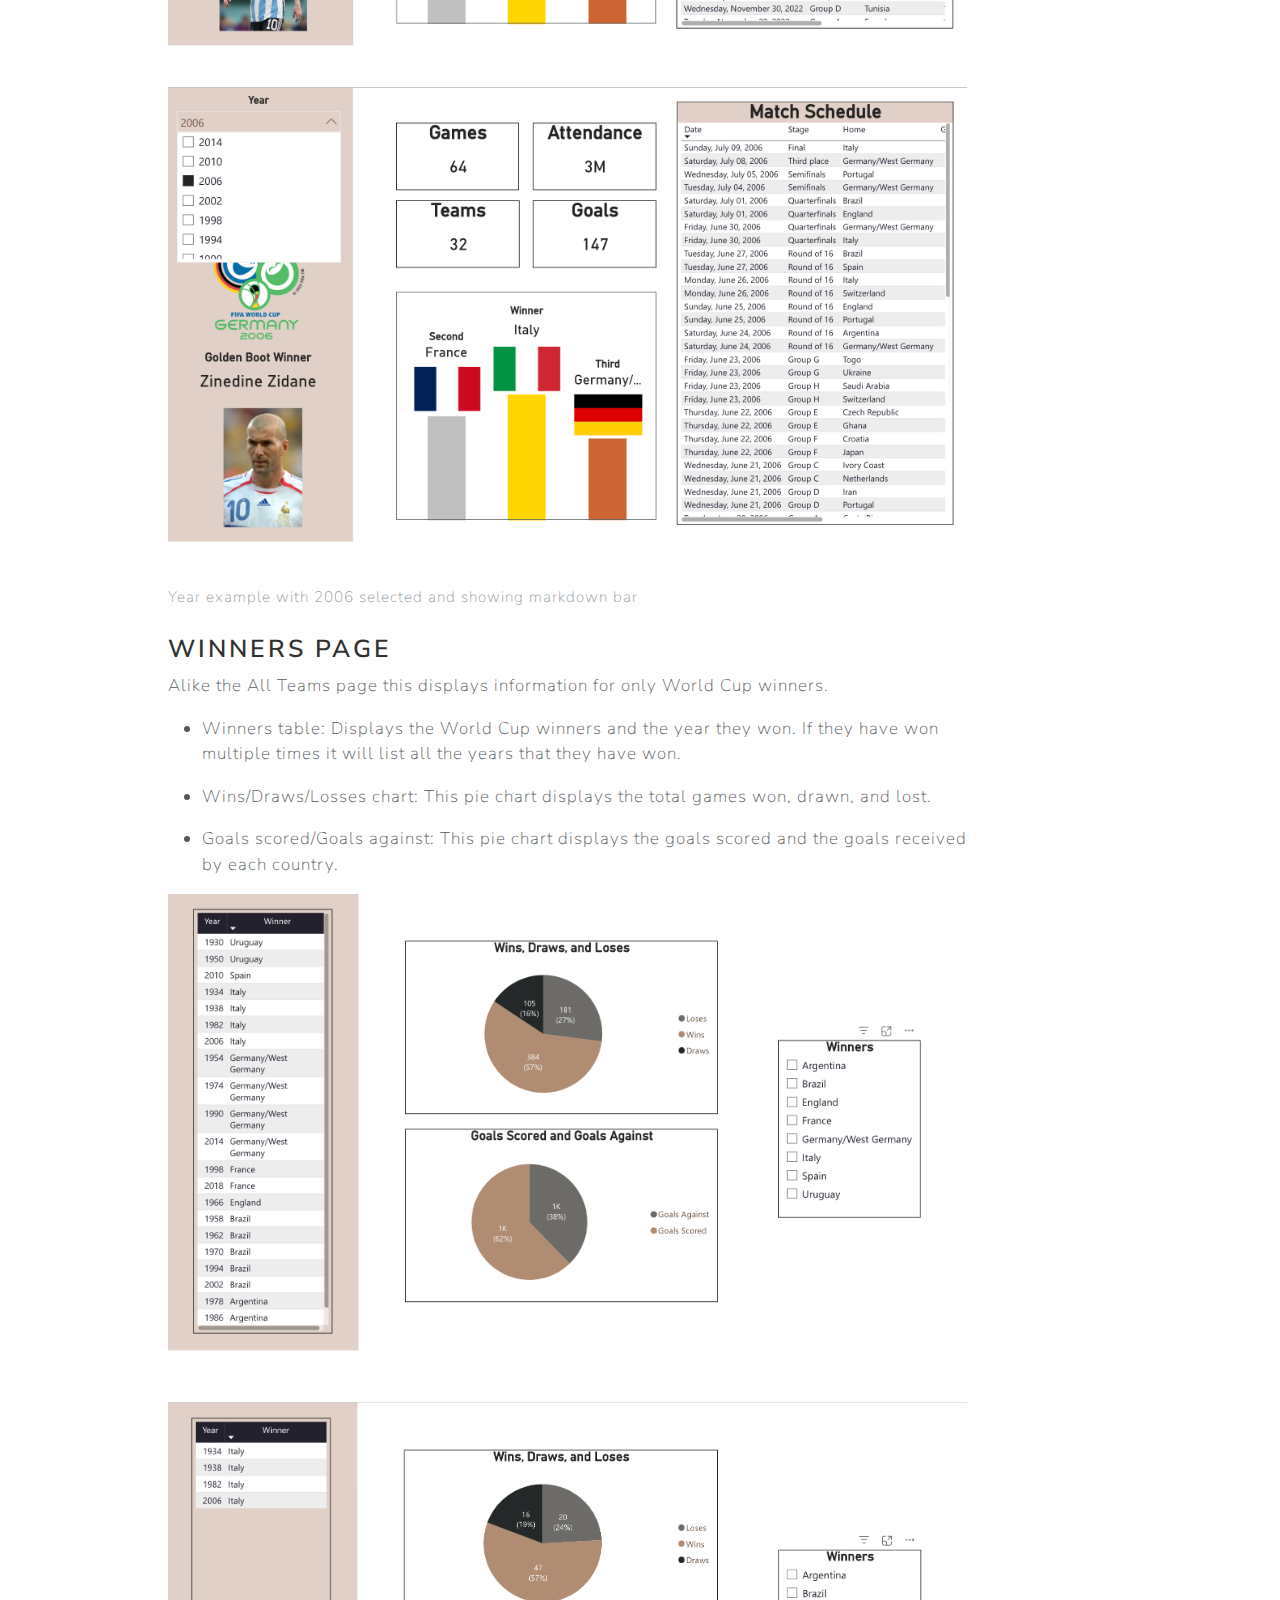
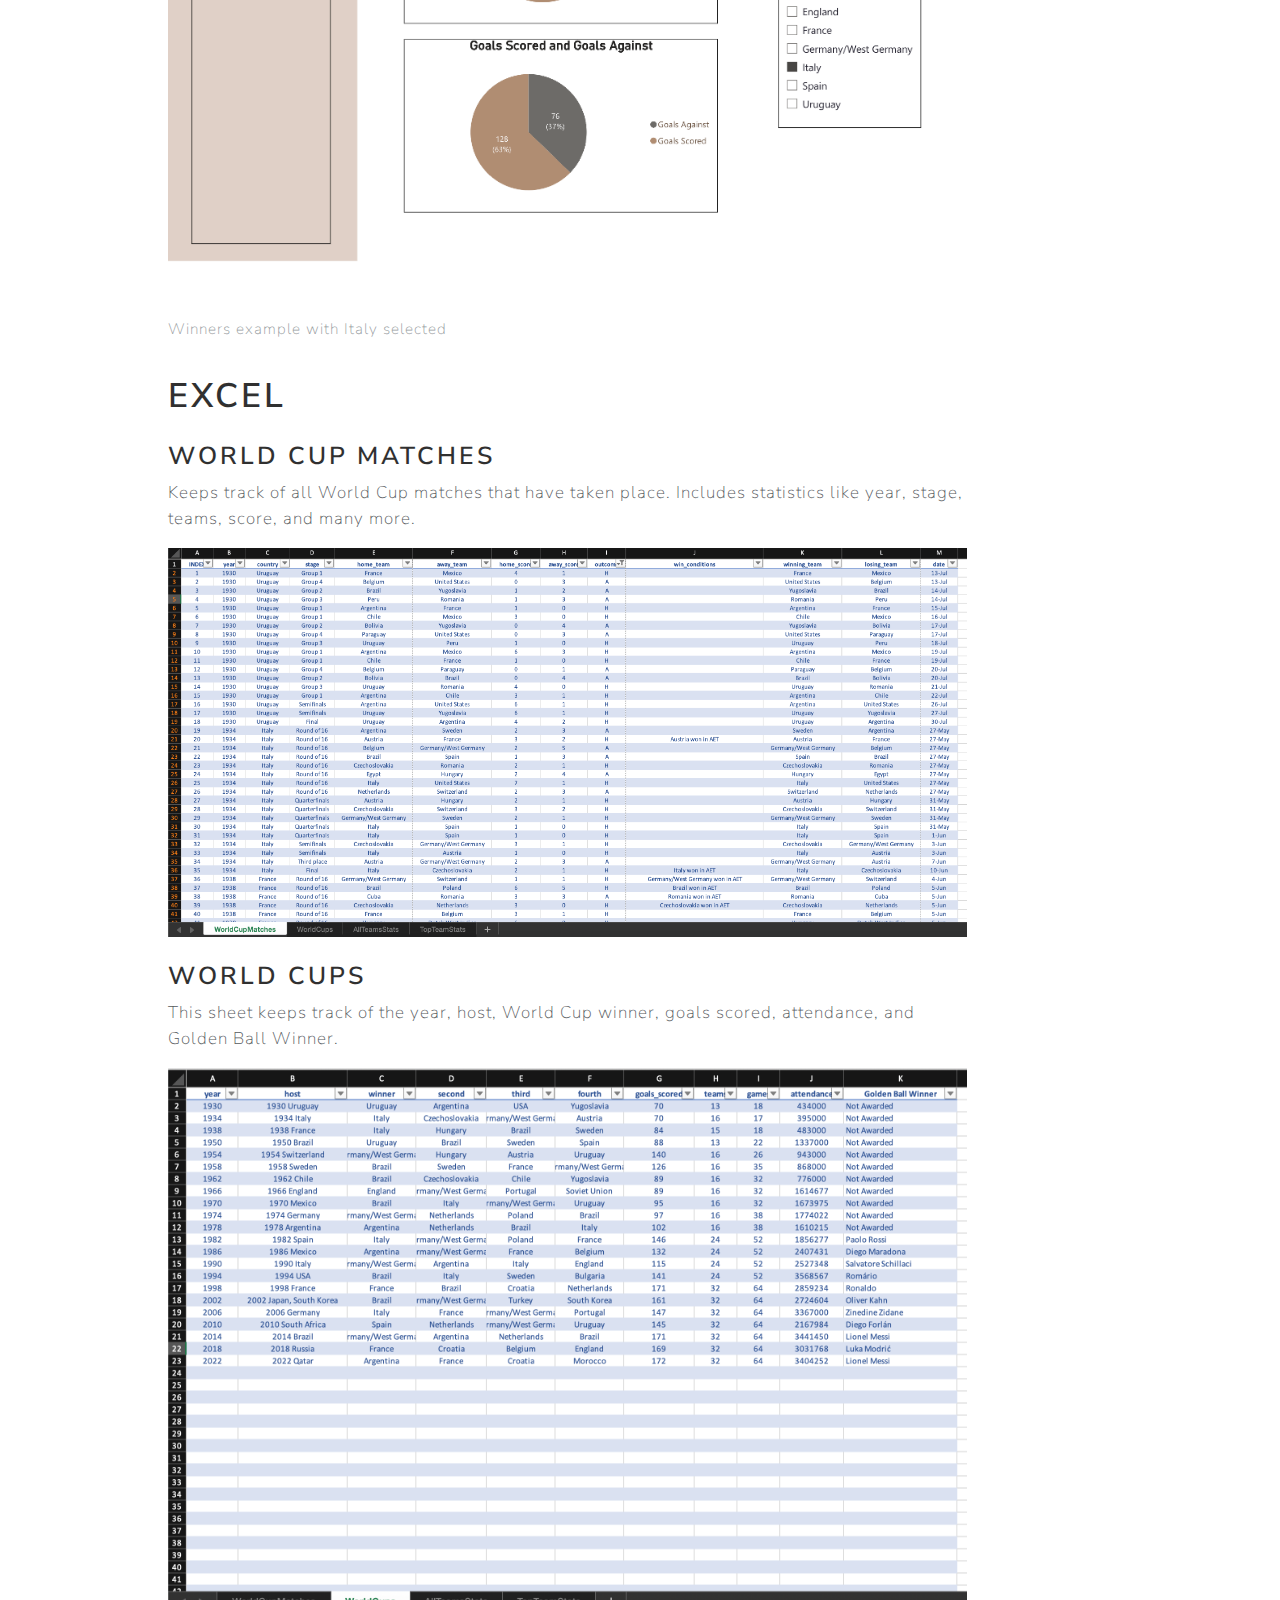
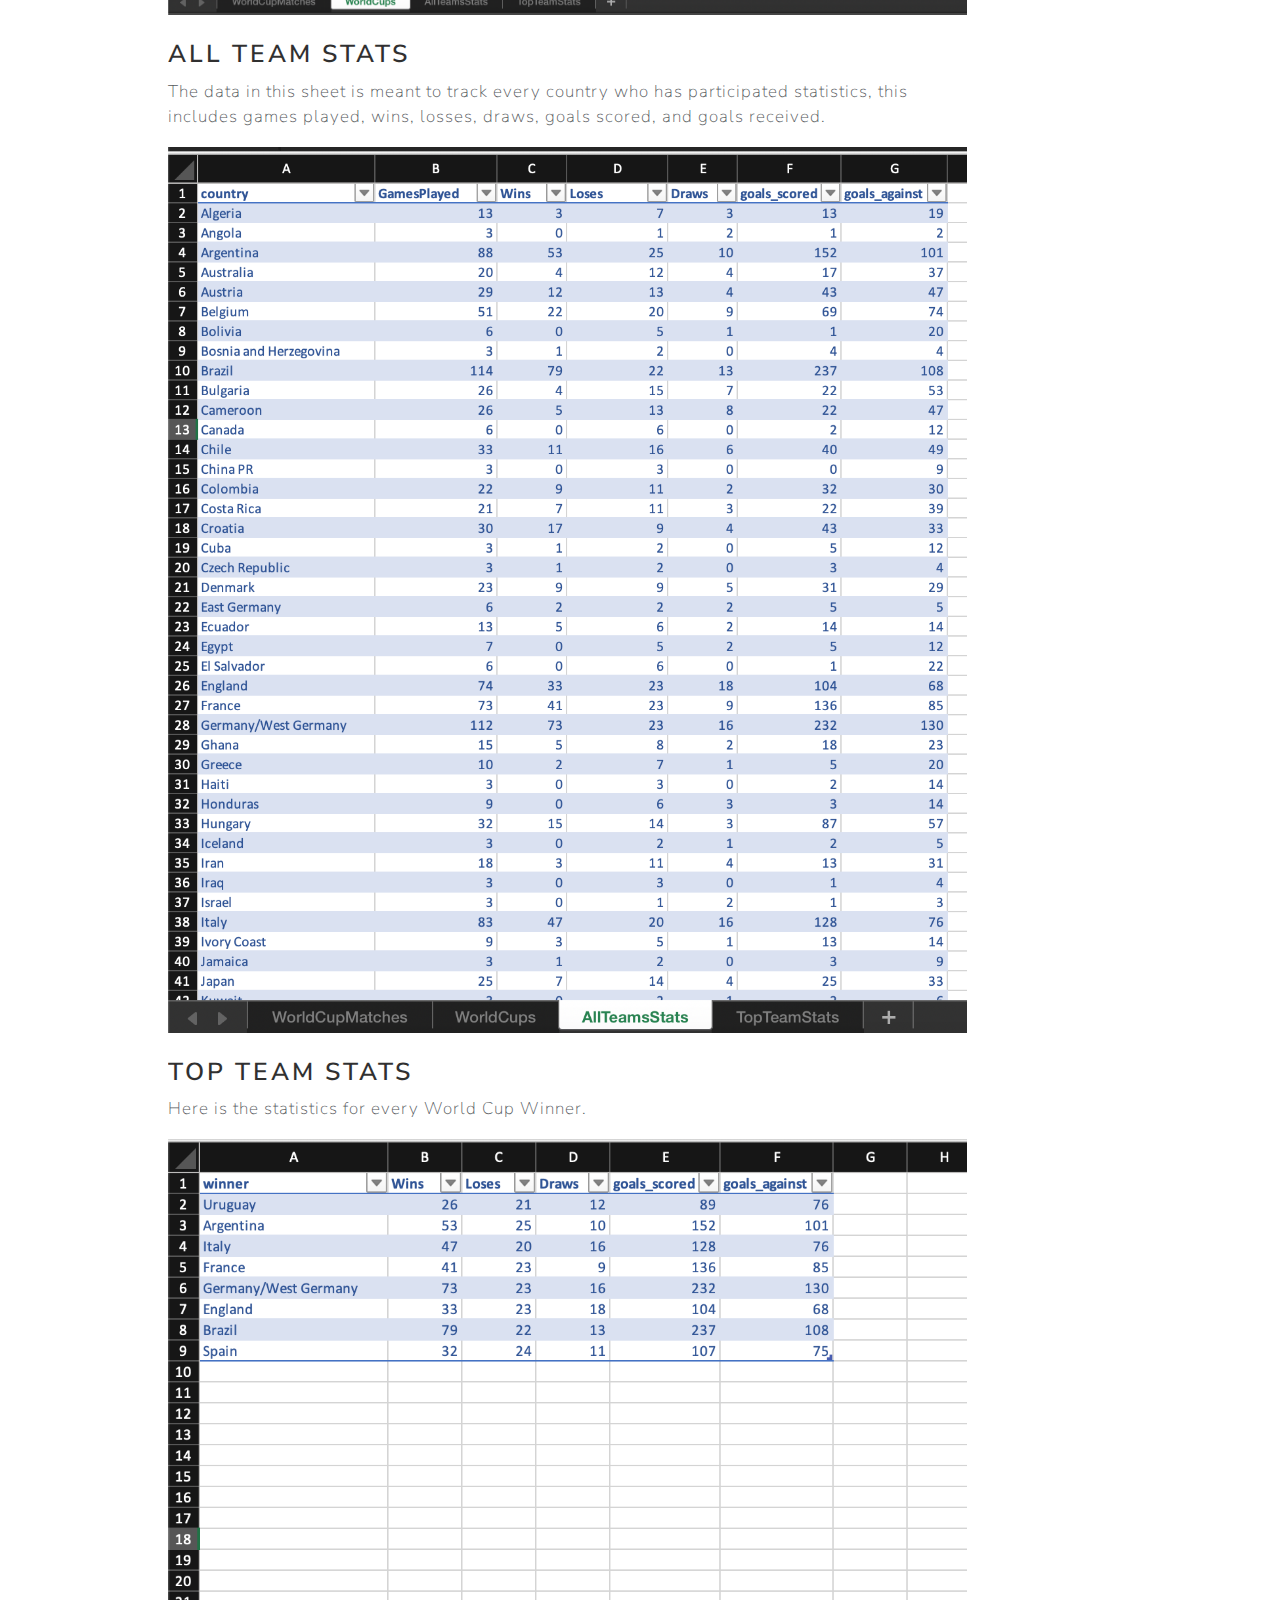
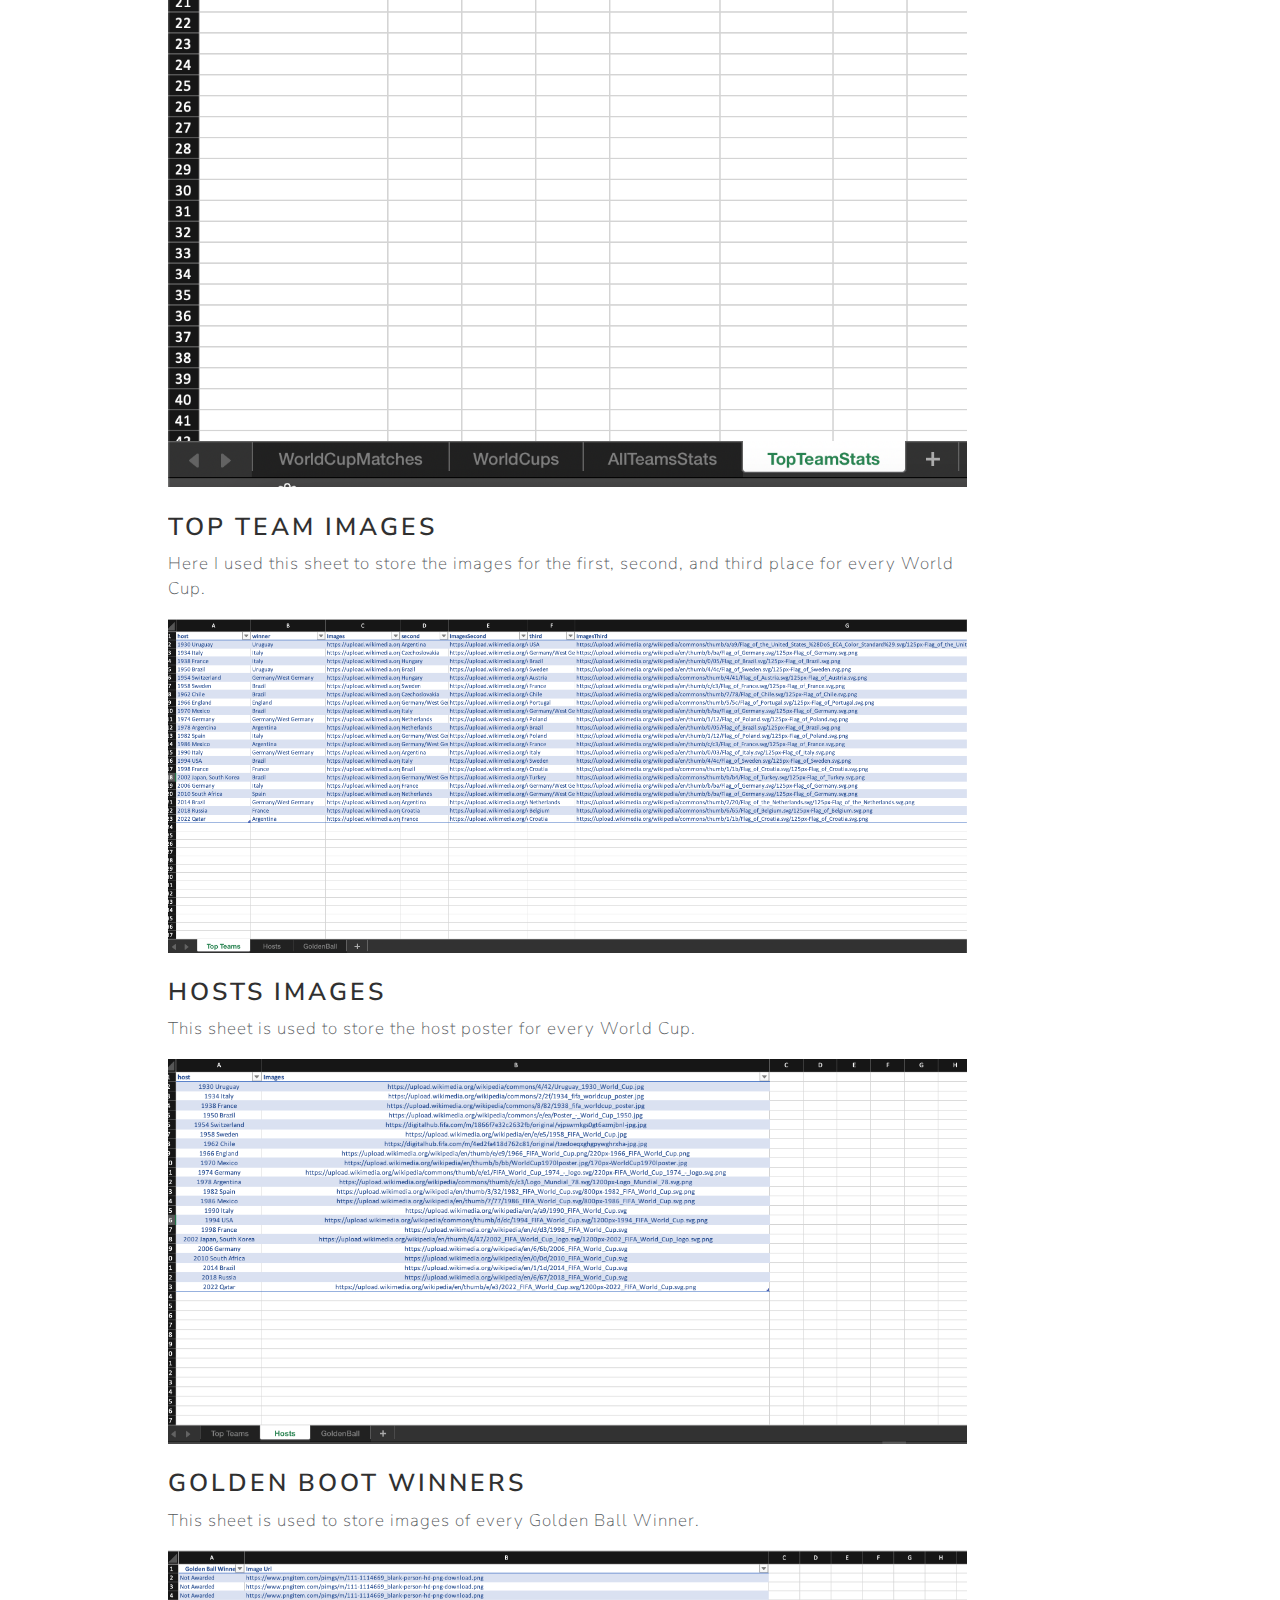
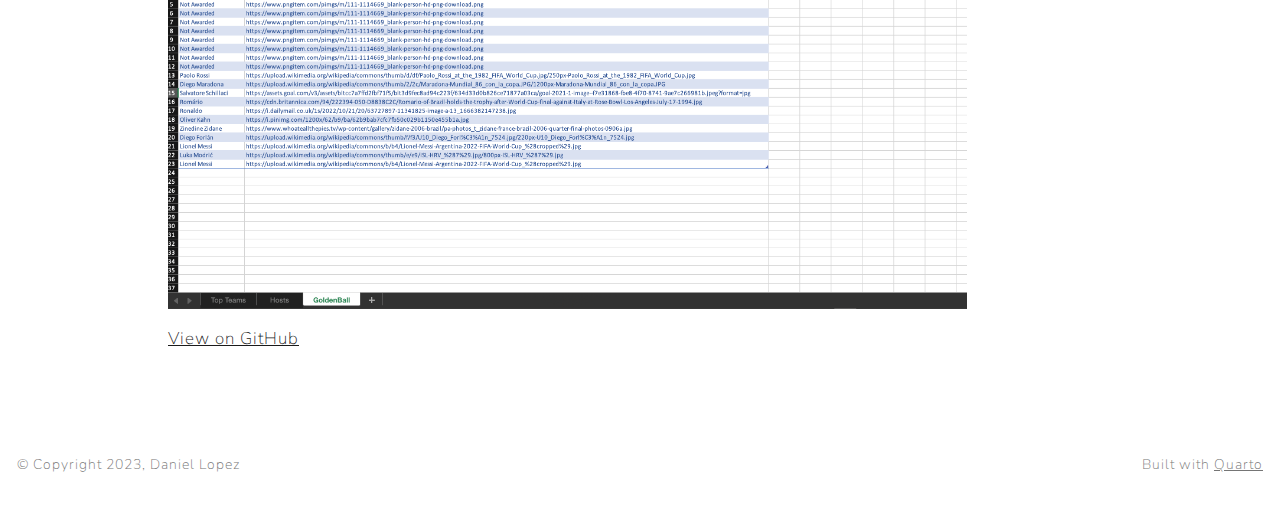
<file: docs/project/fifaworldcup.html>
<!DOCTYPE html>
<html xmlns="http://www.w3.org/1999/xhtml" lang="en" xml:lang="en"><head>

<meta charset="utf-8">
<meta name="generator" content="quarto-1.3.450">

<meta name="viewport" content="width=device-width, initial-scale=1.0, user-scalable=yes">

<meta name="dcterms.date" content="2023-07-01">
<meta name="description" content="Statistics on all FIFA World Cups from 1930 to 2022">

<title>Daniel Lopez - FIFA World Cup Statistics</title>
<style>
code{white-space: pre-wrap;}
span.smallcaps{font-variant: small-caps;}
div.columns{display: flex; gap: min(4vw, 1.5em);}
div.column{flex: auto; overflow-x: auto;}
div.hanging-indent{margin-left: 1.5em; text-indent: -1.5em;}
ul.task-list{list-style: none;}
ul.task-list li input[type="checkbox"] {
  width: 0.8em;
  margin: 0 0.8em 0.2em -1em; /* quarto-specific, see https://github.com/quarto-dev/quarto-cli/issues/4556 */ 
  vertical-align: middle;
}
</style>


<script src="../site_libs/quarto-nav/quarto-nav.js"></script>
<script src="../site_libs/quarto-nav/headroom.min.js"></script>
<script src="../site_libs/clipboard/clipboard.min.js"></script>
<script src="../site_libs/quarto-search/autocomplete.umd.js"></script>
<script src="../site_libs/quarto-search/fuse.min.js"></script>
<script src="../site_libs/quarto-search/quarto-search.js"></script>
<meta name="quarto:offset" content="../">
<script src="../site_libs/quarto-html/quarto.js"></script>
<script src="../site_libs/quarto-html/popper.min.js"></script>
<script src="../site_libs/quarto-html/tippy.umd.min.js"></script>
<script src="../site_libs/quarto-html/anchor.min.js"></script>
<link href="../site_libs/quarto-html/tippy.css" rel="stylesheet">
<link href="../site_libs/quarto-html/quarto-syntax-highlighting.css" rel="stylesheet" id="quarto-text-highlighting-styles">
<script src="../site_libs/bootstrap/bootstrap.min.js"></script>
<link href="../site_libs/bootstrap/bootstrap-icons.css" rel="stylesheet">
<link href="../site_libs/bootstrap/bootstrap.min.css" rel="stylesheet" id="quarto-bootstrap" data-mode="light">
<script id="quarto-search-options" type="application/json">{
  "location": "navbar",
  "copy-button": false,
  "collapse-after": 3,
  "panel-placement": "end",
  "type": "overlay",
  "limit": 20,
  "language": {
    "search-no-results-text": "No results",
    "search-matching-documents-text": "matching documents",
    "search-copy-link-title": "Copy link to search",
    "search-hide-matches-text": "Hide additional matches",
    "search-more-match-text": "more match in this document",
    "search-more-matches-text": "more matches in this document",
    "search-clear-button-title": "Clear",
    "search-detached-cancel-button-title": "Cancel",
    "search-submit-button-title": "Submit",
    "search-label": "Search"
  }
}</script>


</head>

<body class="nav-fixed">

<div id="quarto-search-results"></div>
  <header id="quarto-header" class="headroom fixed-top">
    <nav class="navbar navbar-expand-lg navbar-dark ">
      <div class="navbar-container container-fluid">
      <div class="navbar-brand-container">
    <a class="navbar-brand" href="../index.html">
    <span class="navbar-title">Daniel Lopez</span>
    </a>
  </div>
            <div id="quarto-search" class="" title="Search"></div>
          <button class="navbar-toggler" type="button" data-bs-toggle="collapse" data-bs-target="#navbarCollapse" aria-controls="navbarCollapse" aria-expanded="false" aria-label="Toggle navigation" onclick="if (window.quartoToggleHeadroom) { window.quartoToggleHeadroom(); }">
  <span class="navbar-toggler-icon"></span>
</button>
          <div class="collapse navbar-collapse" id="navbarCollapse">
            <ul class="navbar-nav navbar-nav-scroll me-auto">
  <li class="nav-item">
    <a class="nav-link" href="../index.html" rel="" target="">
 <span class="menu-text">Home</span></a>
  </li>  
  <li class="nav-item">
    <a class="nav-link" href="../projects.html" rel="" target="">
 <span class="menu-text">Projects</span></a>
  </li>  
  <li class="nav-item">
    <a class="nav-link" href="../resume/index.html" rel="" target="">
 <span class="menu-text">Resume</span></a>
  </li>  
  <li class="nav-item">
    <a class="nav-link" href="../about.html" rel="" target="">
 <span class="menu-text">About</span></a>
  </li>  
</ul>
            <div class="quarto-navbar-tools ms-auto">
</div>
          </div> <!-- /navcollapse -->
      </div> <!-- /container-fluid -->
    </nav>
</header>
<!-- content -->
<div id="quarto-content" class="quarto-container page-columns page-rows-contents page-layout-article page-navbar">
<!-- sidebar -->
<!-- margin-sidebar -->
    <div id="quarto-margin-sidebar" class="sidebar margin-sidebar">
        <nav id="TOC" role="doc-toc" class="toc-active">
    <h2 id="toc-title">On this page</h2>
   
  <ul>
  <li><a href="#powerbi" id="toc-powerbi" class="nav-link active" data-scroll-target="#powerbi">PowerBi</a>
  <ul class="collapse">
  <li><a href="#overall-page" id="toc-overall-page" class="nav-link" data-scroll-target="#overall-page">Overall Page</a></li>
  <li><a href="#all-teams-page" id="toc-all-teams-page" class="nav-link" data-scroll-target="#all-teams-page">All teams page</a></li>
  <li><a href="#year-page" id="toc-year-page" class="nav-link" data-scroll-target="#year-page">Year page</a></li>
  <li><a href="#winners-page" id="toc-winners-page" class="nav-link" data-scroll-target="#winners-page">Winners page</a></li>
  </ul></li>
  <li><a href="#excel" id="toc-excel" class="nav-link" data-scroll-target="#excel">Excel</a>
  <ul class="collapse">
  <li><a href="#world-cup-matches" id="toc-world-cup-matches" class="nav-link" data-scroll-target="#world-cup-matches">World Cup Matches</a></li>
  <li><a href="#world-cups" id="toc-world-cups" class="nav-link" data-scroll-target="#world-cups">World Cups</a></li>
  <li><a href="#all-team-stats" id="toc-all-team-stats" class="nav-link" data-scroll-target="#all-team-stats">All Team Stats</a></li>
  <li><a href="#top-team-stats" id="toc-top-team-stats" class="nav-link" data-scroll-target="#top-team-stats">Top Team Stats</a></li>
  <li><a href="#top-team-images" id="toc-top-team-images" class="nav-link" data-scroll-target="#top-team-images">Top Team Images</a></li>
  <li><a href="#hosts-images" id="toc-hosts-images" class="nav-link" data-scroll-target="#hosts-images">Hosts Images</a></li>
  <li><a href="#golden-boot-winners" id="toc-golden-boot-winners" class="nav-link" data-scroll-target="#golden-boot-winners">Golden Boot Winners</a></li>
  </ul></li>
  </ul>
</nav>
    </div>
<!-- main -->
<main class="content" id="quarto-document-content">

<header id="title-block-header" class="quarto-title-block default">
<div class="quarto-title">
<h1 class="title">FIFA World Cup Statistics</h1>
  <div class="quarto-categories">
    <div class="quarto-category">Power Bi</div>
    <div class="quarto-category">Data set</div>
  </div>
  </div>

<div>
  <div class="description">
    Statistics on all FIFA World Cups from 1930 to 2022
  </div>
</div>


<div class="quarto-title-meta">

    
    <div>
    <div class="quarto-title-meta-heading">Published</div>
    <div class="quarto-title-meta-contents">
      <p class="date">July 1, 2023</p>
    </div>
  </div>
  
    
  </div>
  

</header>

<p>This Power BI project analyzes FIFA World Cup data to provide comprehensive insights into team performance through interactive visualizations and data-driven narratives.</p>
<section id="powerbi" class="level1">
<h1>PowerBi</h1>
<section id="overall-page" class="level3">
<h3 class="anchored" data-anchor-id="overall-page">Overall Page</h3>
<p>The overall page displays basic information from all FIFA World Cups</p>
<ul>
<li><p>Countries Participated: Keeps count of all countries that have participated.</p></li>
<li><p>Games Played: Keeps count of all games that have been played.</p></li>
<li><p>Histogram with Sum of Goals and Year: Keeps track of goals scored in each World Cup.</p></li>
</ul>
<p><img src="powerbi/overallpage.png" class="img-fluid"></p>
</section>
<section id="all-teams-page" class="level3">
<h3 class="anchored" data-anchor-id="all-teams-page">All teams page</h3>
<p>This page allows you to select a country and display their Win/Draw/Loss rate and their Goals scored and Against.</p>
<ul>
<li><p>Wins/Draws/Losses chart: This pie chart displays the total games won, drawn, and lost.</p></li>
<li><p>Goals scored/Goals against: This pie chart displays the goals scored and the goals received by each country.</p></li>
</ul>
<p><img src="powerbi/Allteams.png" class="img-fluid"></p>
<div class="quarto-figure quarto-figure-center">
<figure class="figure">
<p><img src="powerbi/AllteamsEx.png" class="img-fluid figure-img"></p>
<figcaption class="figure-caption">All Teams example with England selected</figcaption>
</figure>
</div>
</section>
<section id="year-page" class="level3">
<h3 class="anchored" data-anchor-id="year-page">Year page</h3>
<p>This page has a markdown bar that lets you select a World Cup year and presents information based on the year.</p>
<ul>
<li><p>Host: Displays the respective years Banner and Golden Ball winner.</p></li>
<li><p>Information table: Displays the games, attendance, teams, and goals for that World Cup.</p></li>
<li><p>Match Schedule: Displays the match schedule for that World Cup, includes Date, Stage, Home team, Away team, and Winner.</p></li>
<li><p>Placement table: Table displaying the World Cup Winner of that year, second, and third place.</p></li>
</ul>
<p><img src="powerbi/year.png" class="img-fluid"></p>
<div class="quarto-figure quarto-figure-center">
<figure class="figure">
<p><img src="powerbi/yearex.png" class="img-fluid figure-img"></p>
<figcaption class="figure-caption">Year example with 2006 selected and showing markdown bar</figcaption>
</figure>
</div>
</section>
<section id="winners-page" class="level3">
<h3 class="anchored" data-anchor-id="winners-page">Winners page</h3>
<p>Alike the All Teams page this displays information for only World Cup winners.</p>
<ul>
<li><p>Winners table: Displays the World Cup winners and the year they won. If they have won multiple times it will list all the years that they have won.</p></li>
<li><p>Wins/Draws/Losses chart: This pie chart displays the total games won, drawn, and lost.</p></li>
<li><p>Goals scored/Goals against: This pie chart displays the goals scored and the goals received by each country.</p></li>
</ul>
<p><img src="powerbi/winner.png" class="img-fluid"></p>
<div class="quarto-figure quarto-figure-center">
<figure class="figure">
<p><img src="powerbi/winnersex.png" class="img-fluid figure-img"></p>
<figcaption class="figure-caption">Winners example with Italy selected</figcaption>
</figure>
</div>
</section>
</section>
<section id="excel" class="level1">
<h1>Excel</h1>
<section id="world-cup-matches" class="level3">
<h3 class="anchored" data-anchor-id="world-cup-matches">World Cup Matches</h3>
<p>Keeps track of all World Cup matches that have taken place. Includes statistics like year, stage, teams, score, and many more.</p>
<p><img src="excel/worldcupmatches.png" class="img-fluid"></p>
</section>
<section id="world-cups" class="level3">
<h3 class="anchored" data-anchor-id="world-cups">World Cups</h3>
<p>This sheet keeps track of the year, host, World Cup winner, goals scored, attendance, and Golden Ball Winner.</p>
<p><img src="excel/worldcups.png" class="img-fluid"></p>
</section>
<section id="all-team-stats" class="level3">
<h3 class="anchored" data-anchor-id="all-team-stats">All Team Stats</h3>
<p>The data in this sheet is meant to track every country who has participated statistics, this includes games played, wins, losses, draws, goals scored, and goals received.</p>
<p><img src="excel/allteamstats.png" class="img-fluid"></p>
</section>
<section id="top-team-stats" class="level3">
<h3 class="anchored" data-anchor-id="top-team-stats">Top Team Stats</h3>
<p>Here is the statistics for every World Cup Winner.</p>
<p><img src="excel/topteamstats.png" class="img-fluid"></p>
</section>
<section id="top-team-images" class="level3">
<h3 class="anchored" data-anchor-id="top-team-images">Top Team Images</h3>
<p>Here I used this sheet to store the images for the first, second, and third place for every World Cup.</p>
<p><img src="excel/topteamsim.png" class="img-fluid"></p>
</section>
<section id="hosts-images" class="level3">
<h3 class="anchored" data-anchor-id="hosts-images">Hosts Images</h3>
<p>This sheet is used to store the host poster for every World Cup.</p>
<p><img src="excel/hostsim.png" class="img-fluid"></p>
</section>
<section id="golden-boot-winners" class="level3">
<h3 class="anchored" data-anchor-id="golden-boot-winners">Golden Boot Winners</h3>
<p>This sheet is used to store images of every Golden Ball Winner.</p>
<p><img src="excel/GoldenBallIm.png" class="img-fluid"></p>
<p><a href="https://github.com/Danielz529/worldcupstatistics">View on GitHub</a></p>


</section>
</section>

</main> <!-- /main -->
<script id="quarto-html-after-body" type="application/javascript">
window.document.addEventListener("DOMContentLoaded", function (event) {
  const toggleBodyColorMode = (bsSheetEl) => {
    const mode = bsSheetEl.getAttribute("data-mode");
    const bodyEl = window.document.querySelector("body");
    if (mode === "dark") {
      bodyEl.classList.add("quarto-dark");
      bodyEl.classList.remove("quarto-light");
    } else {
      bodyEl.classList.add("quarto-light");
      bodyEl.classList.remove("quarto-dark");
    }
  }
  const toggleBodyColorPrimary = () => {
    const bsSheetEl = window.document.querySelector("link#quarto-bootstrap");
    if (bsSheetEl) {
      toggleBodyColorMode(bsSheetEl);
    }
  }
  toggleBodyColorPrimary();  
  const icon = "";
  const anchorJS = new window.AnchorJS();
  anchorJS.options = {
    placement: 'right',
    icon: icon
  };
  anchorJS.add('.anchored');
  const isCodeAnnotation = (el) => {
    for (const clz of el.classList) {
      if (clz.startsWith('code-annotation-')) {                     
        return true;
      }
    }
    return false;
  }
  const clipboard = new window.ClipboardJS('.code-copy-button', {
    text: function(trigger) {
      const codeEl = trigger.previousElementSibling.cloneNode(true);
      for (const childEl of codeEl.children) {
        if (isCodeAnnotation(childEl)) {
          childEl.remove();
        }
      }
      return codeEl.innerText;
    }
  });
  clipboard.on('success', function(e) {
    // button target
    const button = e.trigger;
    // don't keep focus
    button.blur();
    // flash "checked"
    button.classList.add('code-copy-button-checked');
    var currentTitle = button.getAttribute("title");
    button.setAttribute("title", "Copied!");
    let tooltip;
    if (window.bootstrap) {
      button.setAttribute("data-bs-toggle", "tooltip");
      button.setAttribute("data-bs-placement", "left");
      button.setAttribute("data-bs-title", "Copied!");
      tooltip = new bootstrap.Tooltip(button, 
        { trigger: "manual", 
          customClass: "code-copy-button-tooltip",
          offset: [0, -8]});
      tooltip.show();    
    }
    setTimeout(function() {
      if (tooltip) {
        tooltip.hide();
        button.removeAttribute("data-bs-title");
        button.removeAttribute("data-bs-toggle");
        button.removeAttribute("data-bs-placement");
      }
      button.setAttribute("title", currentTitle);
      button.classList.remove('code-copy-button-checked');
    }, 1000);
    // clear code selection
    e.clearSelection();
  });
  function tippyHover(el, contentFn) {
    const config = {
      allowHTML: true,
      content: contentFn,
      maxWidth: 500,
      delay: 100,
      arrow: false,
      appendTo: function(el) {
          return el.parentElement;
      },
      interactive: true,
      interactiveBorder: 10,
      theme: 'quarto',
      placement: 'bottom-start'
    };
    window.tippy(el, config); 
  }
  const noterefs = window.document.querySelectorAll('a[role="doc-noteref"]');
  for (var i=0; i<noterefs.length; i++) {
    const ref = noterefs[i];
    tippyHover(ref, function() {
      // use id or data attribute instead here
      let href = ref.getAttribute('data-footnote-href') || ref.getAttribute('href');
      try { href = new URL(href).hash; } catch {}
      const id = href.replace(/^#\/?/, "");
      const note = window.document.getElementById(id);
      return note.innerHTML;
    });
  }
      let selectedAnnoteEl;
      const selectorForAnnotation = ( cell, annotation) => {
        let cellAttr = 'data-code-cell="' + cell + '"';
        let lineAttr = 'data-code-annotation="' +  annotation + '"';
        const selector = 'span[' + cellAttr + '][' + lineAttr + ']';
        return selector;
      }
      const selectCodeLines = (annoteEl) => {
        const doc = window.document;
        const targetCell = annoteEl.getAttribute("data-target-cell");
        const targetAnnotation = annoteEl.getAttribute("data-target-annotation");
        const annoteSpan = window.document.querySelector(selectorForAnnotation(targetCell, targetAnnotation));
        const lines = annoteSpan.getAttribute("data-code-lines").split(",");
        const lineIds = lines.map((line) => {
          return targetCell + "-" + line;
        })
        let top = null;
        let height = null;
        let parent = null;
        if (lineIds.length > 0) {
            //compute the position of the single el (top and bottom and make a div)
            const el = window.document.getElementById(lineIds[0]);
            top = el.offsetTop;
            height = el.offsetHeight;
            parent = el.parentElement.parentElement;
          if (lineIds.length > 1) {
            const lastEl = window.document.getElementById(lineIds[lineIds.length - 1]);
            const bottom = lastEl.offsetTop + lastEl.offsetHeight;
            height = bottom - top;
          }
          if (top !== null && height !== null && parent !== null) {
            // cook up a div (if necessary) and position it 
            let div = window.document.getElementById("code-annotation-line-highlight");
            if (div === null) {
              div = window.document.createElement("div");
              div.setAttribute("id", "code-annotation-line-highlight");
              div.style.position = 'absolute';
              parent.appendChild(div);
            }
            div.style.top = top - 2 + "px";
            div.style.height = height + 4 + "px";
            let gutterDiv = window.document.getElementById("code-annotation-line-highlight-gutter");
            if (gutterDiv === null) {
              gutterDiv = window.document.createElement("div");
              gutterDiv.setAttribute("id", "code-annotation-line-highlight-gutter");
              gutterDiv.style.position = 'absolute';
              const codeCell = window.document.getElementById(targetCell);
              const gutter = codeCell.querySelector('.code-annotation-gutter');
              gutter.appendChild(gutterDiv);
            }
            gutterDiv.style.top = top - 2 + "px";
            gutterDiv.style.height = height + 4 + "px";
          }
          selectedAnnoteEl = annoteEl;
        }
      };
      const unselectCodeLines = () => {
        const elementsIds = ["code-annotation-line-highlight", "code-annotation-line-highlight-gutter"];
        elementsIds.forEach((elId) => {
          const div = window.document.getElementById(elId);
          if (div) {
            div.remove();
          }
        });
        selectedAnnoteEl = undefined;
      };
      // Attach click handler to the DT
      const annoteDls = window.document.querySelectorAll('dt[data-target-cell]');
      for (const annoteDlNode of annoteDls) {
        annoteDlNode.addEventListener('click', (event) => {
          const clickedEl = event.target;
          if (clickedEl !== selectedAnnoteEl) {
            unselectCodeLines();
            const activeEl = window.document.querySelector('dt[data-target-cell].code-annotation-active');
            if (activeEl) {
              activeEl.classList.remove('code-annotation-active');
            }
            selectCodeLines(clickedEl);
            clickedEl.classList.add('code-annotation-active');
          } else {
            // Unselect the line
            unselectCodeLines();
            clickedEl.classList.remove('code-annotation-active');
          }
        });
      }
  const findCites = (el) => {
    const parentEl = el.parentElement;
    if (parentEl) {
      const cites = parentEl.dataset.cites;
      if (cites) {
        return {
          el,
          cites: cites.split(' ')
        };
      } else {
        return findCites(el.parentElement)
      }
    } else {
      return undefined;
    }
  };
  var bibliorefs = window.document.querySelectorAll('a[role="doc-biblioref"]');
  for (var i=0; i<bibliorefs.length; i++) {
    const ref = bibliorefs[i];
    const citeInfo = findCites(ref);
    if (citeInfo) {
      tippyHover(citeInfo.el, function() {
        var popup = window.document.createElement('div');
        citeInfo.cites.forEach(function(cite) {
          var citeDiv = window.document.createElement('div');
          citeDiv.classList.add('hanging-indent');
          citeDiv.classList.add('csl-entry');
          var biblioDiv = window.document.getElementById('ref-' + cite);
          if (biblioDiv) {
            citeDiv.innerHTML = biblioDiv.innerHTML;
          }
          popup.appendChild(citeDiv);
        });
        return popup.innerHTML;
      });
    }
  }
});
</script>
</div> <!-- /content -->
<footer class="footer">
  <div class="nav-footer">
    <div class="nav-footer-left">© Copyright 2023, Daniel Lopez</div>   
    <div class="nav-footer-center">
      &nbsp;
    </div>
    <div class="nav-footer-right">Built with <a href="https://quarto.org/">Quarto</a></div>
  </div>
</footer>



</body></html>
</file>
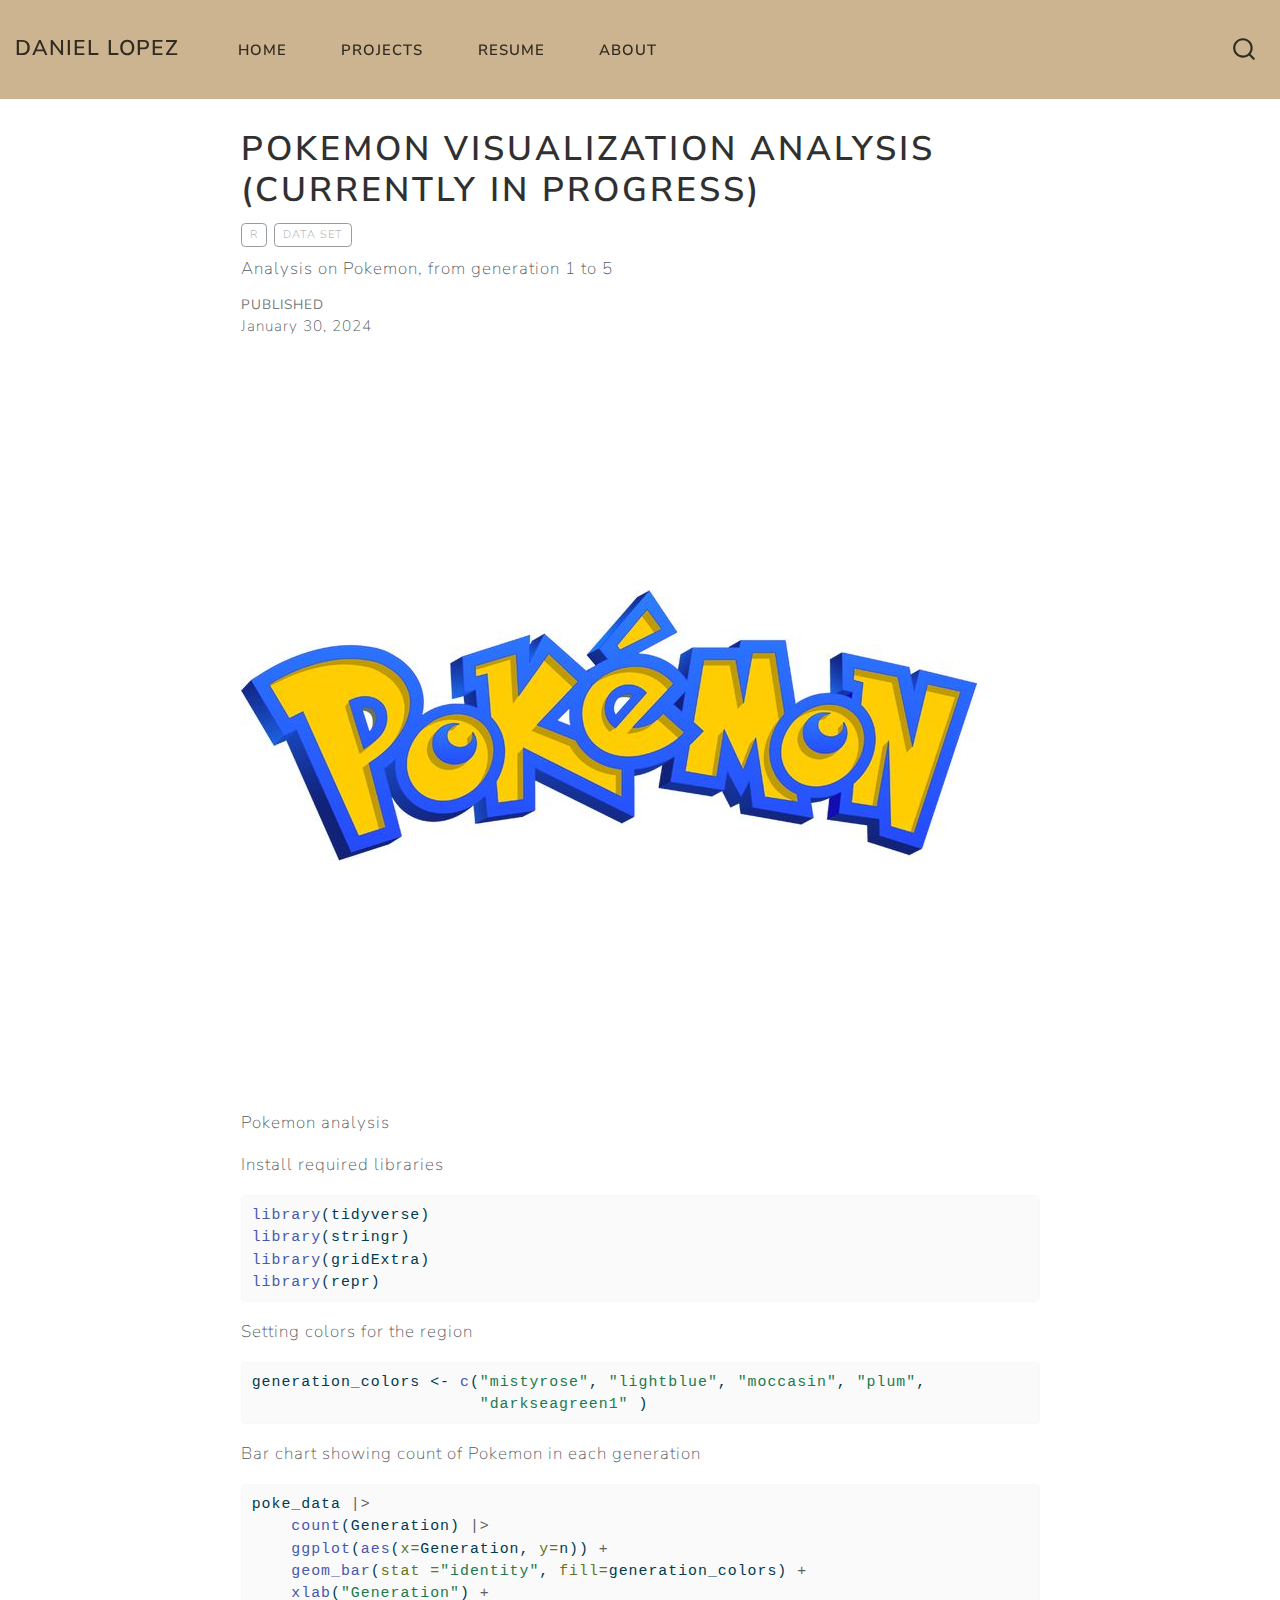
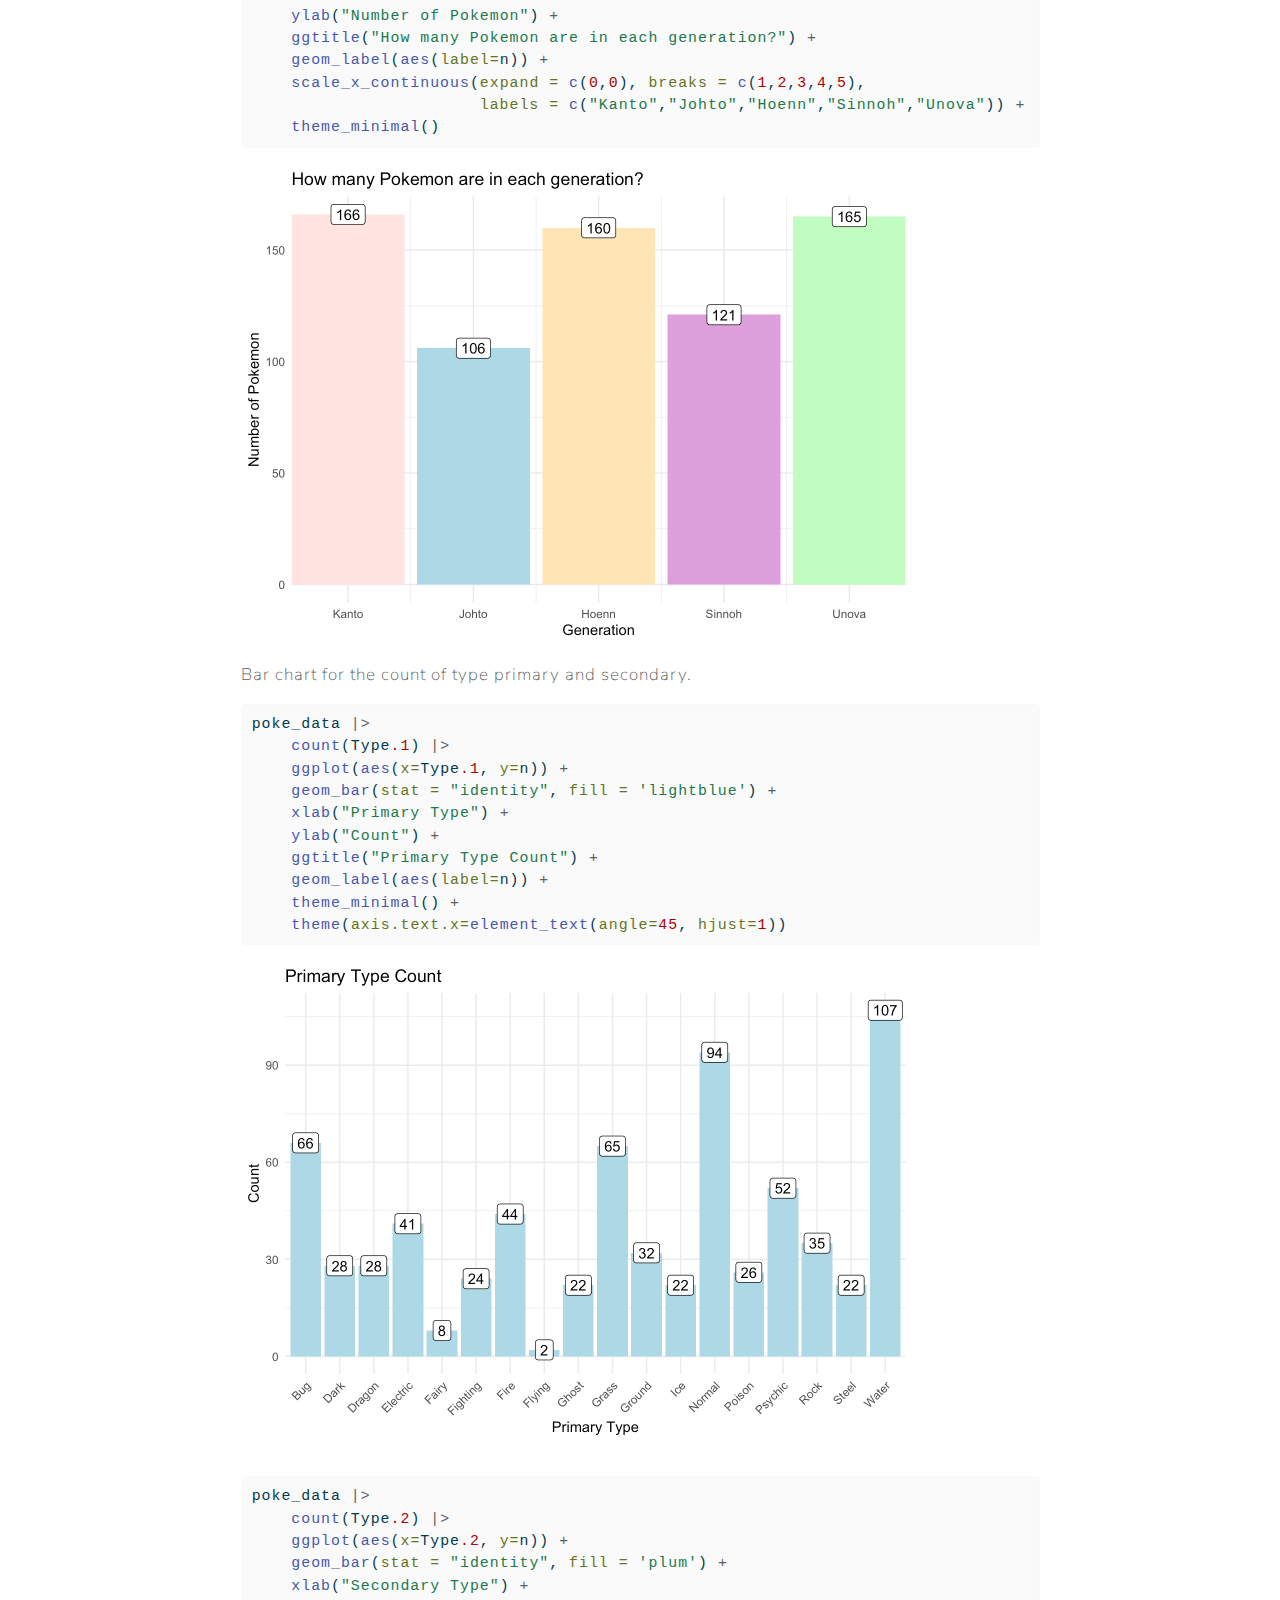
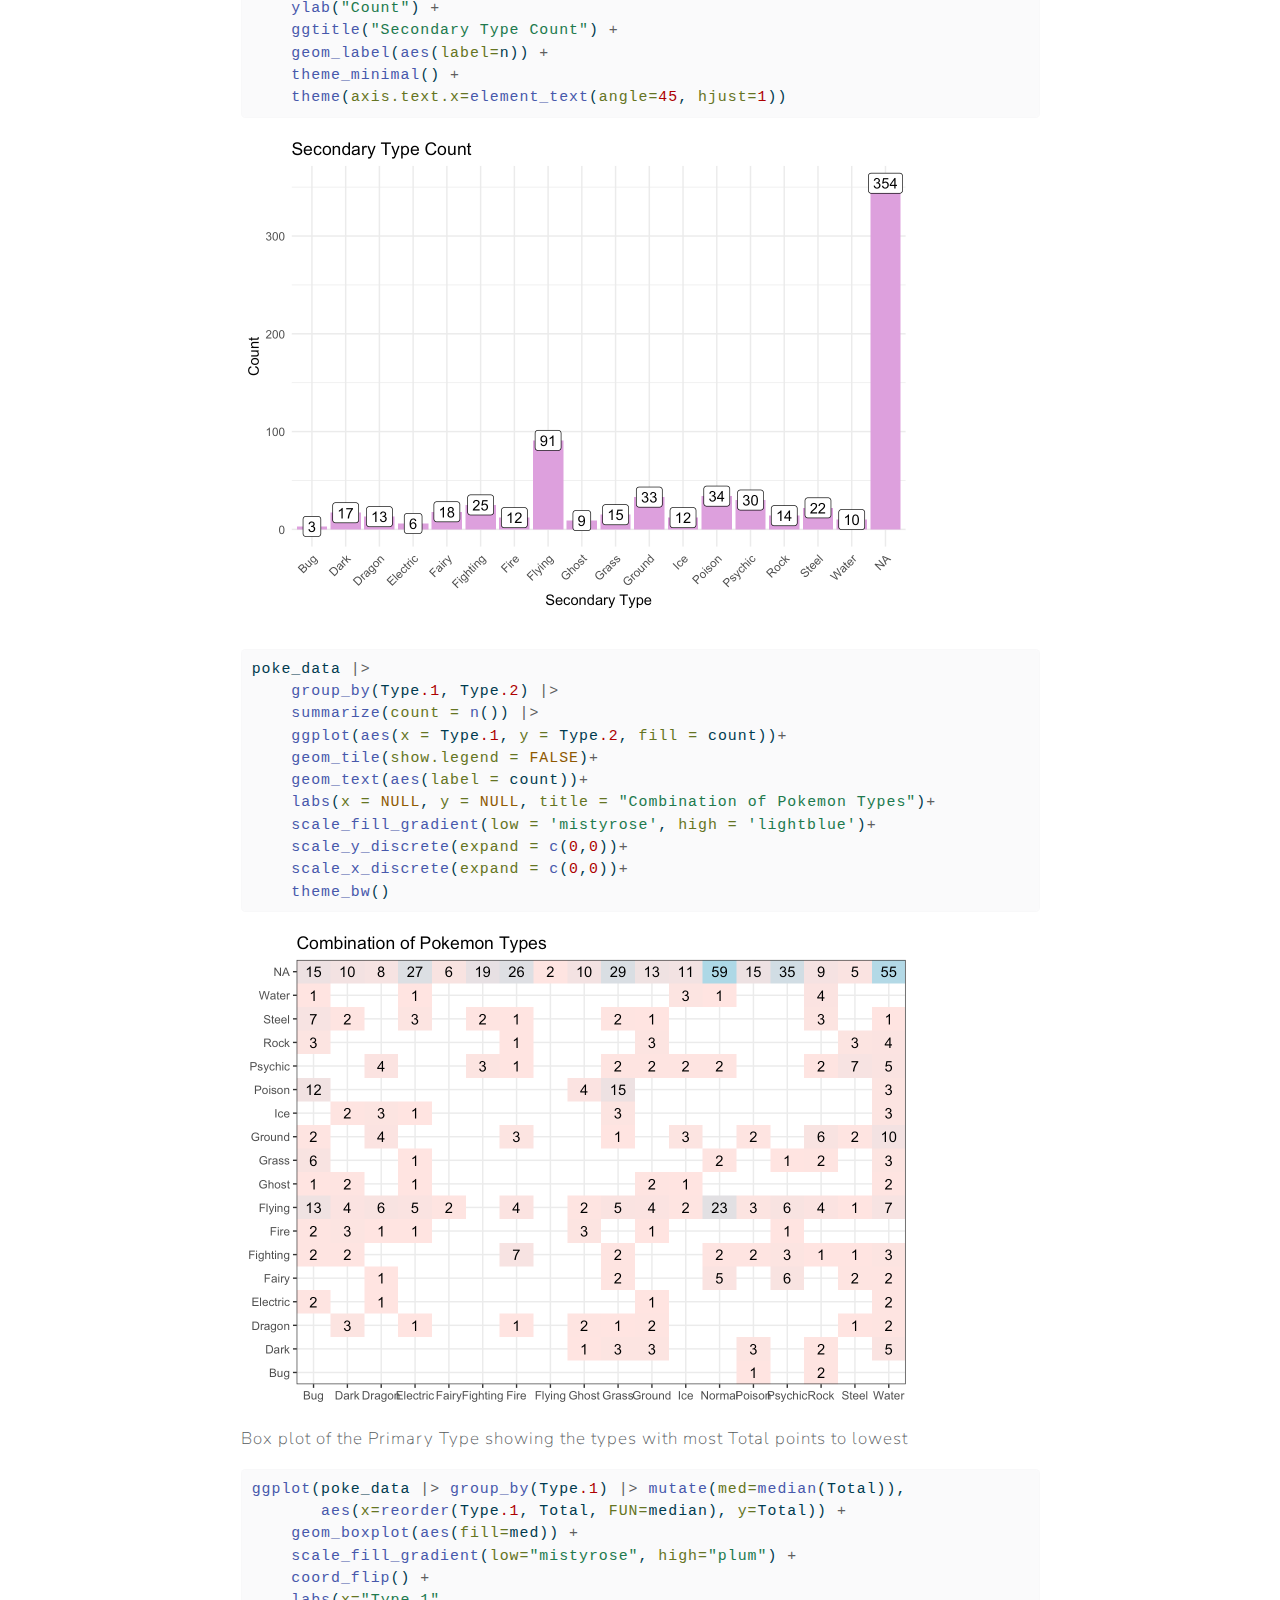
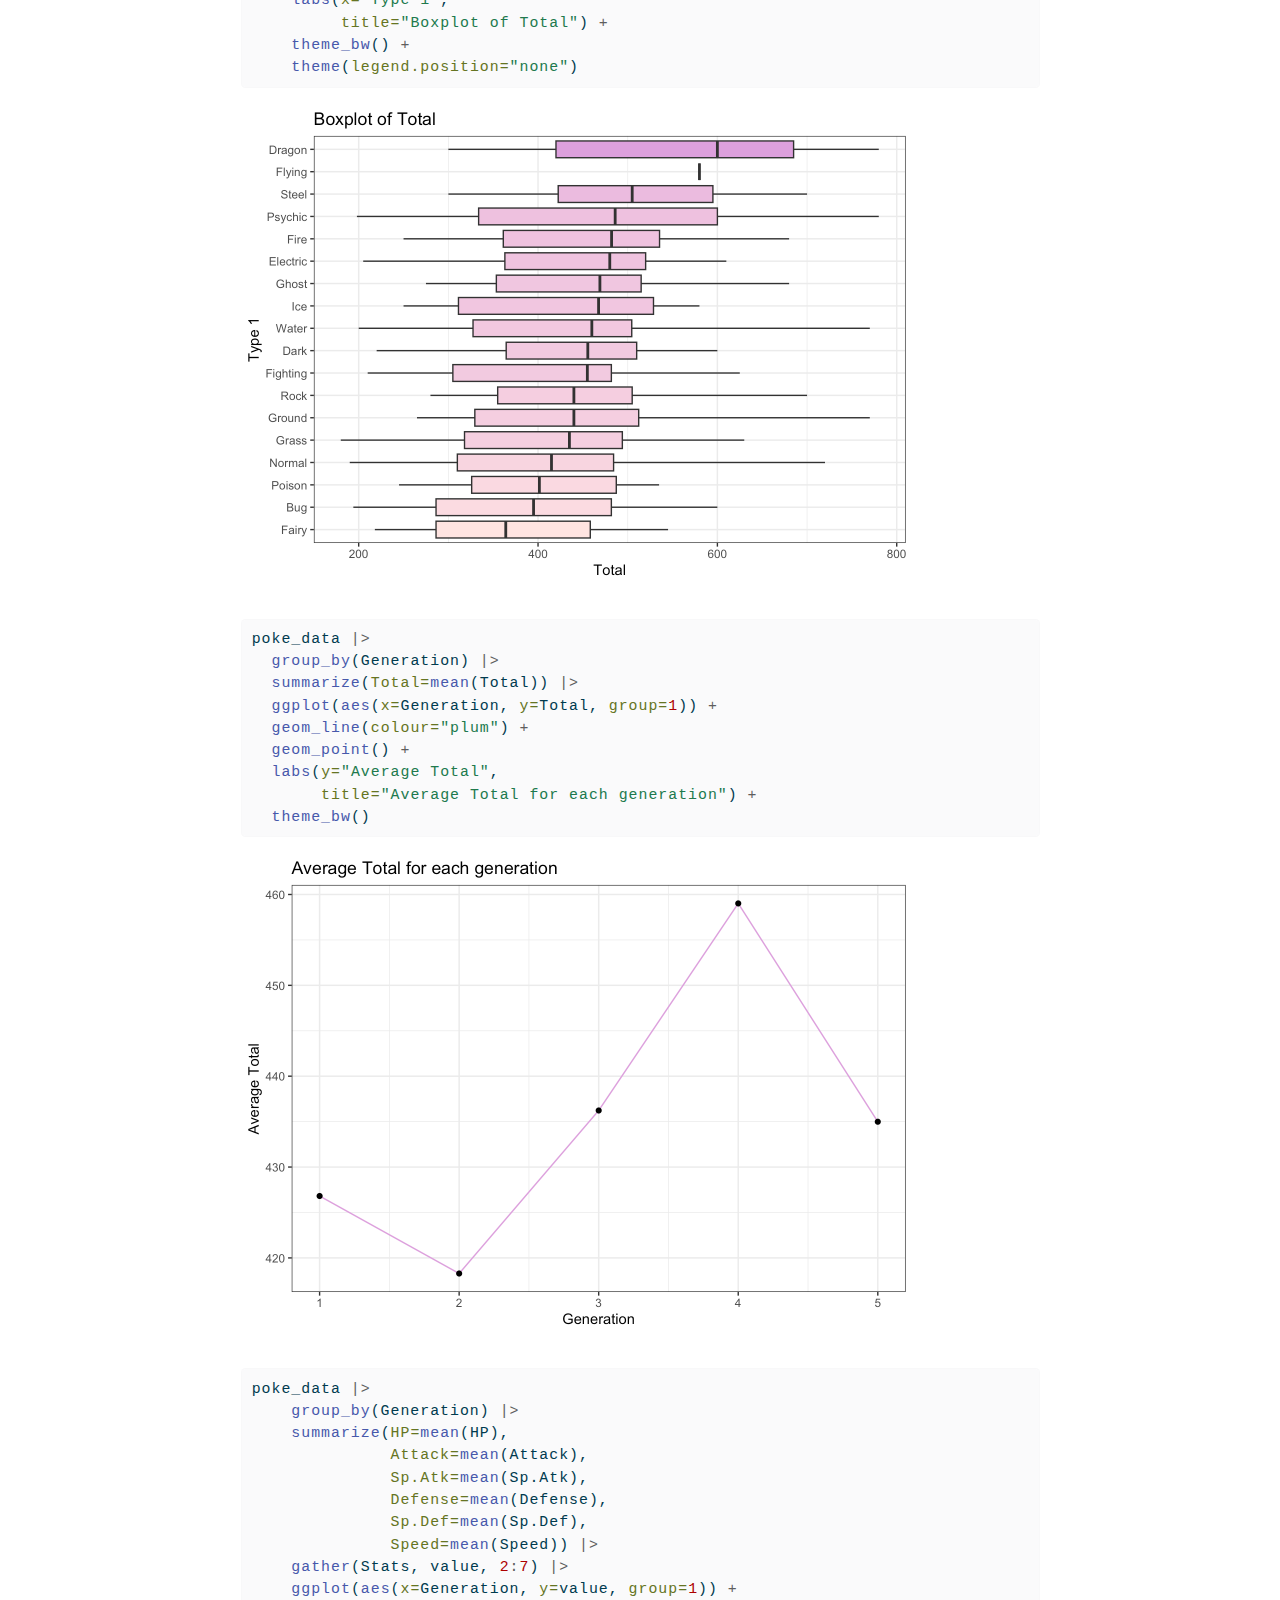
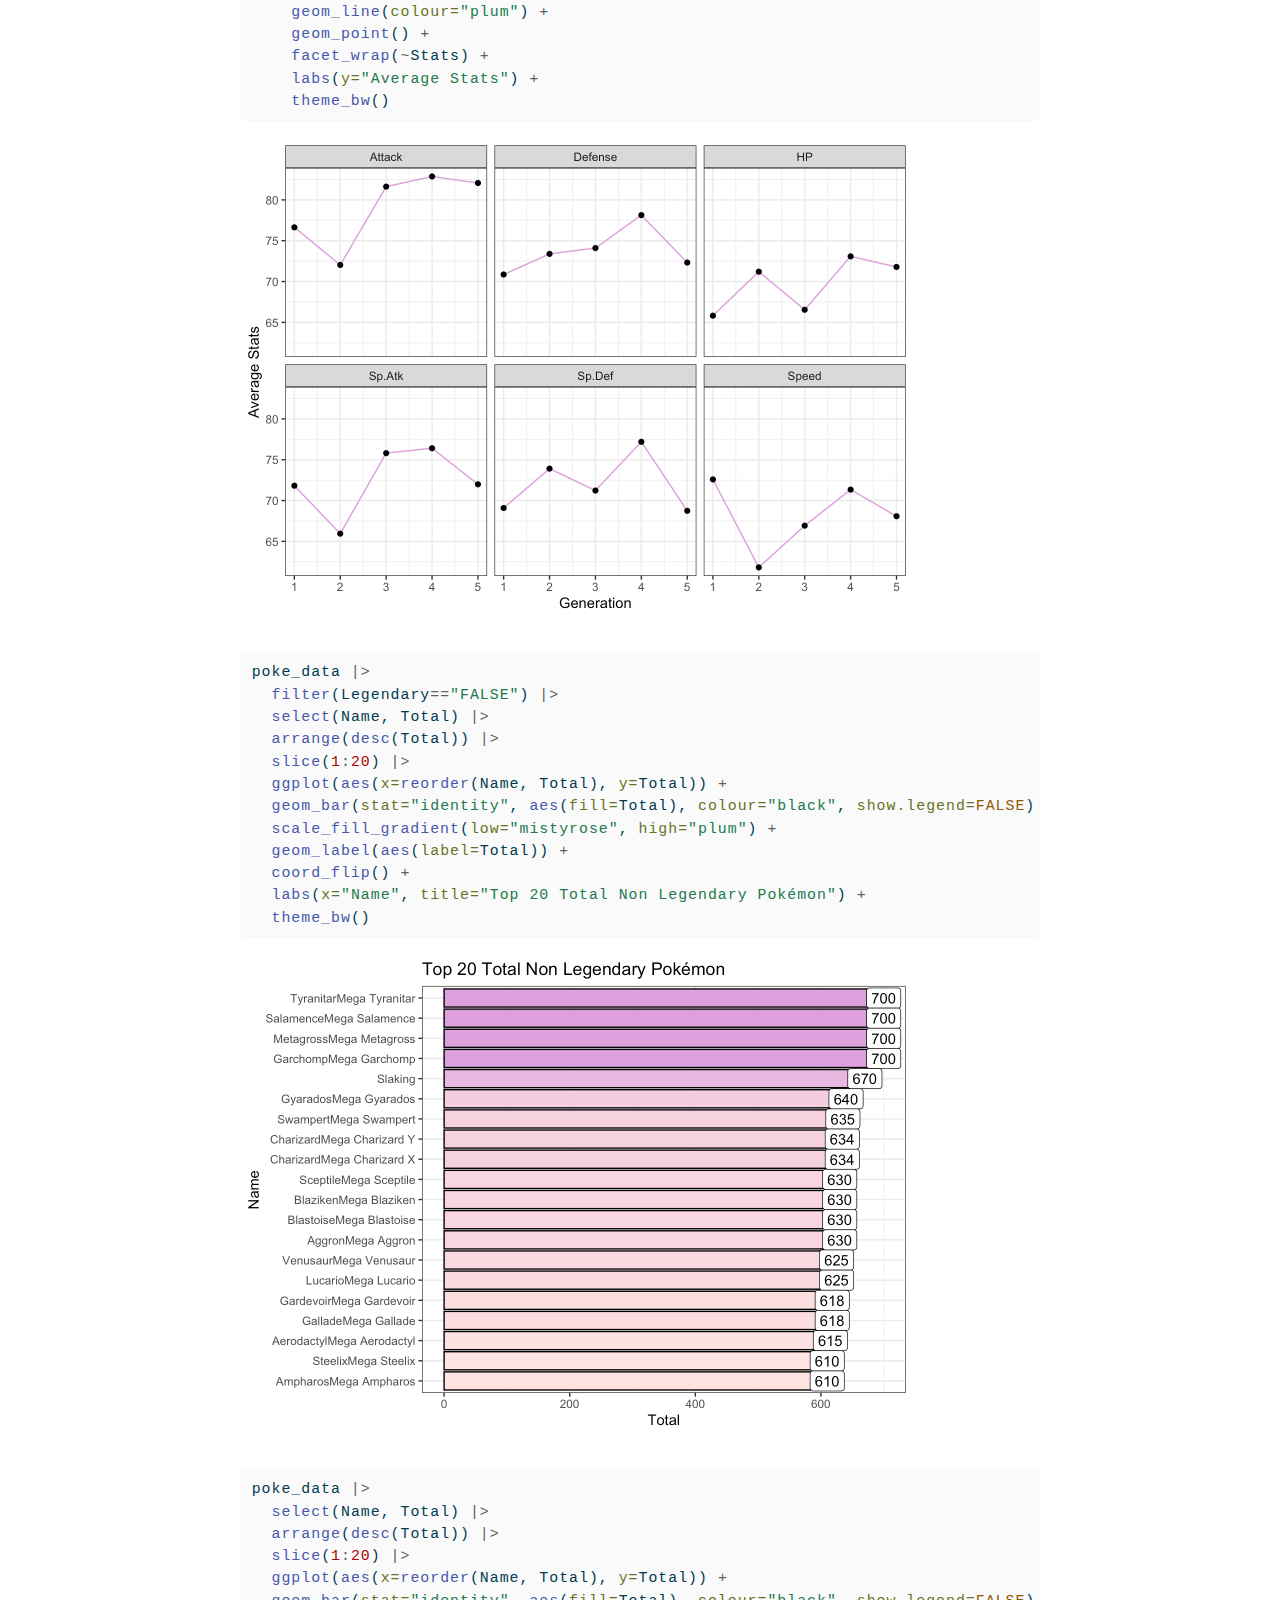
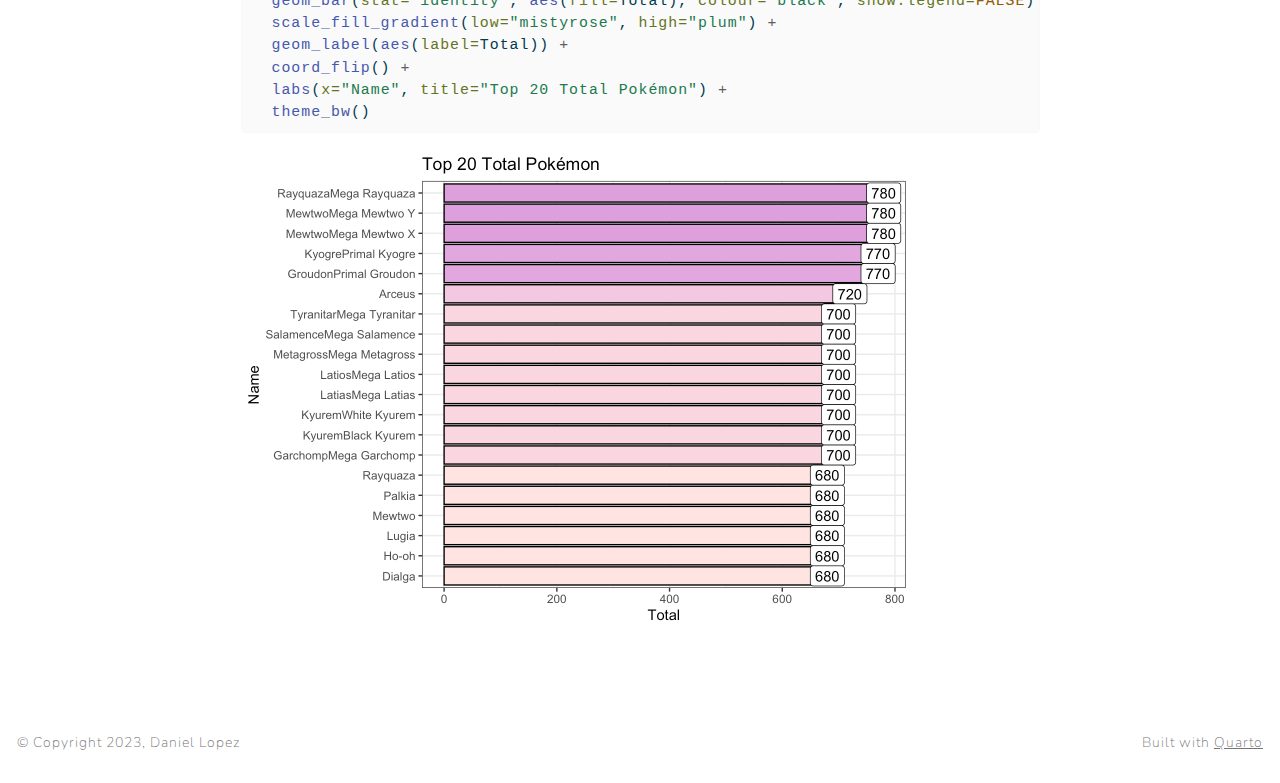
<file: docs/project/pokemon/Pokemon.html>
<!DOCTYPE html>
<html xmlns="http://www.w3.org/1999/xhtml" lang="en" xml:lang="en"><head>

<meta charset="utf-8">
<meta name="generator" content="quarto-1.3.450">

<meta name="viewport" content="width=device-width, initial-scale=1.0, user-scalable=yes">

<meta name="dcterms.date" content="2024-01-30">
<meta name="description" content="Analysis on Pokemon, from generation 1 to 5">

<title>Daniel Lopez - Pokemon Visualization Analysis (Currently In Progress)</title>
<style>
code{white-space: pre-wrap;}
span.smallcaps{font-variant: small-caps;}
div.columns{display: flex; gap: min(4vw, 1.5em);}
div.column{flex: auto; overflow-x: auto;}
div.hanging-indent{margin-left: 1.5em; text-indent: -1.5em;}
ul.task-list{list-style: none;}
ul.task-list li input[type="checkbox"] {
  width: 0.8em;
  margin: 0 0.8em 0.2em -1em; /* quarto-specific, see https://github.com/quarto-dev/quarto-cli/issues/4556 */ 
  vertical-align: middle;
}
/* CSS for syntax highlighting */
pre > code.sourceCode { white-space: pre; position: relative; }
pre > code.sourceCode > span { display: inline-block; line-height: 1.25; }
pre > code.sourceCode > span:empty { height: 1.2em; }
.sourceCode { overflow: visible; }
code.sourceCode > span { color: inherit; text-decoration: inherit; }
div.sourceCode { margin: 1em 0; }
pre.sourceCode { margin: 0; }
@media screen {
div.sourceCode { overflow: auto; }
}
@media print {
pre > code.sourceCode { white-space: pre-wrap; }
pre > code.sourceCode > span { text-indent: -5em; padding-left: 5em; }
}
pre.numberSource code
  { counter-reset: source-line 0; }
pre.numberSource code > span
  { position: relative; left: -4em; counter-increment: source-line; }
pre.numberSource code > span > a:first-child::before
  { content: counter(source-line);
    position: relative; left: -1em; text-align: right; vertical-align: baseline;
    border: none; display: inline-block;
    -webkit-touch-callout: none; -webkit-user-select: none;
    -khtml-user-select: none; -moz-user-select: none;
    -ms-user-select: none; user-select: none;
    padding: 0 4px; width: 4em;
  }
pre.numberSource { margin-left: 3em;  padding-left: 4px; }
div.sourceCode
  {   }
@media screen {
pre > code.sourceCode > span > a:first-child::before { text-decoration: underline; }
}
</style>


<script src="../../site_libs/quarto-nav/quarto-nav.js"></script>
<script src="../../site_libs/quarto-nav/headroom.min.js"></script>
<script src="../../site_libs/clipboard/clipboard.min.js"></script>
<script src="../../site_libs/quarto-search/autocomplete.umd.js"></script>
<script src="../../site_libs/quarto-search/fuse.min.js"></script>
<script src="../../site_libs/quarto-search/quarto-search.js"></script>
<meta name="quarto:offset" content="../../">
<script src="../../site_libs/quarto-html/quarto.js"></script>
<script src="../../site_libs/quarto-html/popper.min.js"></script>
<script src="../../site_libs/quarto-html/tippy.umd.min.js"></script>
<script src="../../site_libs/quarto-html/anchor.min.js"></script>
<link href="../../site_libs/quarto-html/tippy.css" rel="stylesheet">
<link href="../../site_libs/quarto-html/quarto-syntax-highlighting.css" rel="stylesheet" id="quarto-text-highlighting-styles">
<script src="../../site_libs/bootstrap/bootstrap.min.js"></script>
<link href="../../site_libs/bootstrap/bootstrap-icons.css" rel="stylesheet">
<link href="../../site_libs/bootstrap/bootstrap.min.css" rel="stylesheet" id="quarto-bootstrap" data-mode="light">
<script id="quarto-search-options" type="application/json">{
  "location": "navbar",
  "copy-button": false,
  "collapse-after": 3,
  "panel-placement": "end",
  "type": "overlay",
  "limit": 20,
  "language": {
    "search-no-results-text": "No results",
    "search-matching-documents-text": "matching documents",
    "search-copy-link-title": "Copy link to search",
    "search-hide-matches-text": "Hide additional matches",
    "search-more-match-text": "more match in this document",
    "search-more-matches-text": "more matches in this document",
    "search-clear-button-title": "Clear",
    "search-detached-cancel-button-title": "Cancel",
    "search-submit-button-title": "Submit",
    "search-label": "Search"
  }
}</script>


</head>

<body class="nav-fixed fullcontent">

<div id="quarto-search-results"></div>
  <header id="quarto-header" class="headroom fixed-top">
    <nav class="navbar navbar-expand-lg navbar-dark ">
      <div class="navbar-container container-fluid">
      <div class="navbar-brand-container">
    <a class="navbar-brand" href="../../index.html">
    <span class="navbar-title">Daniel Lopez</span>
    </a>
  </div>
            <div id="quarto-search" class="" title="Search"></div>
          <button class="navbar-toggler" type="button" data-bs-toggle="collapse" data-bs-target="#navbarCollapse" aria-controls="navbarCollapse" aria-expanded="false" aria-label="Toggle navigation" onclick="if (window.quartoToggleHeadroom) { window.quartoToggleHeadroom(); }">
  <span class="navbar-toggler-icon"></span>
</button>
          <div class="collapse navbar-collapse" id="navbarCollapse">
            <ul class="navbar-nav navbar-nav-scroll me-auto">
  <li class="nav-item">
    <a class="nav-link" href="../../index.html" rel="" target="">
 <span class="menu-text">Home</span></a>
  </li>  
  <li class="nav-item">
    <a class="nav-link" href="../../projects.html" rel="" target="">
 <span class="menu-text">Projects</span></a>
  </li>  
  <li class="nav-item">
    <a class="nav-link" href="../../resume/index.html" rel="" target="">
 <span class="menu-text">Resume</span></a>
  </li>  
  <li class="nav-item">
    <a class="nav-link" href="../../about.html" rel="" target="">
 <span class="menu-text">About</span></a>
  </li>  
</ul>
            <div class="quarto-navbar-tools ms-auto">
</div>
          </div> <!-- /navcollapse -->
      </div> <!-- /container-fluid -->
    </nav>
</header>
<!-- content -->
<div id="quarto-content" class="quarto-container page-columns page-rows-contents page-layout-article page-navbar">
<!-- sidebar -->
<!-- margin-sidebar -->
    
<!-- main -->
<main class="content" id="quarto-document-content">

<header id="title-block-header" class="quarto-title-block default">
<div class="quarto-title">
<h1 class="title">Pokemon Visualization Analysis (Currently In Progress)</h1>
  <div class="quarto-categories">
    <div class="quarto-category">R</div>
    <div class="quarto-category">Data set</div>
  </div>
  </div>

<div>
  <div class="description">
    Analysis on Pokemon, from generation 1 to 5
  </div>
</div>


<div class="quarto-title-meta">

    
    <div>
    <div class="quarto-title-meta-heading">Published</div>
    <div class="quarto-title-meta-contents">
      <p class="date">January 30, 2024</p>
    </div>
  </div>
  
    
  </div>
  

</header>

<p><img src="logo.jpeg" class="img-fluid"></p>
<p>Pokemon analysis</p>
<p>Install required libraries</p>
<div>
<div class="sourceCode cell-code" id="cb1"><pre class="sourceCode r code-with-copy"><code class="sourceCode r"><span id="cb1-1"><a href="#cb1-1" aria-hidden="true" tabindex="-1"></a><span class="fu">library</span>(tidyverse)  </span>
<span id="cb1-2"><a href="#cb1-2" aria-hidden="true" tabindex="-1"></a><span class="fu">library</span>(stringr)</span>
<span id="cb1-3"><a href="#cb1-3" aria-hidden="true" tabindex="-1"></a><span class="fu">library</span>(gridExtra)</span>
<span id="cb1-4"><a href="#cb1-4" aria-hidden="true" tabindex="-1"></a><span class="fu">library</span>(repr)</span></code><button title="Copy to Clipboard" class="code-copy-button"><i class="bi"></i></button></pre></div>
<div class="cell quarto-layout-panel">

</div>
</div>
<div class="cell quarto-layout-panel">

</div>
<p>Setting colors for the region</p>
<div class="cell">
<div class="sourceCode cell-code" id="cb2"><pre class="sourceCode r code-with-copy"><code class="sourceCode r"><span id="cb2-1"><a href="#cb2-1" aria-hidden="true" tabindex="-1"></a>generation_colors <span class="ot">&lt;-</span> <span class="fu">c</span>(<span class="st">"mistyrose"</span>, <span class="st">"lightblue"</span>, <span class="st">"moccasin"</span>, <span class="st">"plum"</span>,</span>
<span id="cb2-2"><a href="#cb2-2" aria-hidden="true" tabindex="-1"></a>                       <span class="st">"darkseagreen1"</span> )</span></code><button title="Copy to Clipboard" class="code-copy-button"><i class="bi"></i></button></pre></div>
</div>
<p>Bar chart showing count of Pokemon in each generation</p>
<div class="cell">
<div class="sourceCode cell-code" id="cb3"><pre class="sourceCode r code-with-copy"><code class="sourceCode r"><span id="cb3-1"><a href="#cb3-1" aria-hidden="true" tabindex="-1"></a>poke_data <span class="sc">|&gt;</span></span>
<span id="cb3-2"><a href="#cb3-2" aria-hidden="true" tabindex="-1"></a>    <span class="fu">count</span>(Generation) <span class="sc">|&gt;</span></span>
<span id="cb3-3"><a href="#cb3-3" aria-hidden="true" tabindex="-1"></a>    <span class="fu">ggplot</span>(<span class="fu">aes</span>(<span class="at">x=</span>Generation, <span class="at">y=</span>n)) <span class="sc">+</span>                                  </span>
<span id="cb3-4"><a href="#cb3-4" aria-hidden="true" tabindex="-1"></a>    <span class="fu">geom_bar</span>(<span class="at">stat =</span><span class="st">"identity"</span>, <span class="at">fill=</span>generation_colors) <span class="sc">+</span>                                  </span>
<span id="cb3-5"><a href="#cb3-5" aria-hidden="true" tabindex="-1"></a>    <span class="fu">xlab</span>(<span class="st">"Generation"</span>) <span class="sc">+</span>                                              </span>
<span id="cb3-6"><a href="#cb3-6" aria-hidden="true" tabindex="-1"></a>    <span class="fu">ylab</span>(<span class="st">"Number of Pokemon"</span>) <span class="sc">+</span>                                </span>
<span id="cb3-7"><a href="#cb3-7" aria-hidden="true" tabindex="-1"></a>    <span class="fu">ggtitle</span>(<span class="st">"How many Pokemon are in each generation?"</span>) <span class="sc">+</span> </span>
<span id="cb3-8"><a href="#cb3-8" aria-hidden="true" tabindex="-1"></a>    <span class="fu">geom_label</span>(<span class="fu">aes</span>(<span class="at">label=</span>n)) <span class="sc">+</span></span>
<span id="cb3-9"><a href="#cb3-9" aria-hidden="true" tabindex="-1"></a>    <span class="fu">scale_x_continuous</span>(<span class="at">expand =</span> <span class="fu">c</span>(<span class="dv">0</span>,<span class="dv">0</span>), <span class="at">breaks =</span> <span class="fu">c</span>(<span class="dv">1</span>,<span class="dv">2</span>,<span class="dv">3</span>,<span class="dv">4</span>,<span class="dv">5</span>), </span>
<span id="cb3-10"><a href="#cb3-10" aria-hidden="true" tabindex="-1"></a>                       <span class="at">labels =</span> <span class="fu">c</span>(<span class="st">"Kanto"</span>,<span class="st">"Johto"</span>,<span class="st">"Hoenn"</span>,<span class="st">"Sinnoh"</span>,<span class="st">"Unova"</span>)) <span class="sc">+</span></span>
<span id="cb3-11"><a href="#cb3-11" aria-hidden="true" tabindex="-1"></a>    <span class="fu">theme_minimal</span>()</span></code><button title="Copy to Clipboard" class="code-copy-button"><i class="bi"></i></button></pre></div>
<div class="cell-output-display">
<p><img src="Pokemon_files/figure-html/unnamed-chunk-4-1.png" class="img-fluid" width="672"></p>
</div>
</div>
<p>Bar chart for the count of type primary and secondary.</p>
<div class="cell">
<div class="sourceCode cell-code" id="cb4"><pre class="sourceCode r code-with-copy"><code class="sourceCode r"><span id="cb4-1"><a href="#cb4-1" aria-hidden="true" tabindex="-1"></a>poke_data <span class="sc">|&gt;</span></span>
<span id="cb4-2"><a href="#cb4-2" aria-hidden="true" tabindex="-1"></a>    <span class="fu">count</span>(Type<span class="fl">.1</span>) <span class="sc">|&gt;</span></span>
<span id="cb4-3"><a href="#cb4-3" aria-hidden="true" tabindex="-1"></a>    <span class="fu">ggplot</span>(<span class="fu">aes</span>(<span class="at">x=</span>Type<span class="fl">.1</span>, <span class="at">y=</span>n)) <span class="sc">+</span></span>
<span id="cb4-4"><a href="#cb4-4" aria-hidden="true" tabindex="-1"></a>    <span class="fu">geom_bar</span>(<span class="at">stat =</span> <span class="st">"identity"</span>, <span class="at">fill =</span> <span class="st">'lightblue'</span>) <span class="sc">+</span></span>
<span id="cb4-5"><a href="#cb4-5" aria-hidden="true" tabindex="-1"></a>    <span class="fu">xlab</span>(<span class="st">"Primary Type"</span>) <span class="sc">+</span> </span>
<span id="cb4-6"><a href="#cb4-6" aria-hidden="true" tabindex="-1"></a>    <span class="fu">ylab</span>(<span class="st">"Count"</span>) <span class="sc">+</span></span>
<span id="cb4-7"><a href="#cb4-7" aria-hidden="true" tabindex="-1"></a>    <span class="fu">ggtitle</span>(<span class="st">"Primary Type Count"</span>) <span class="sc">+</span></span>
<span id="cb4-8"><a href="#cb4-8" aria-hidden="true" tabindex="-1"></a>    <span class="fu">geom_label</span>(<span class="fu">aes</span>(<span class="at">label=</span>n)) <span class="sc">+</span></span>
<span id="cb4-9"><a href="#cb4-9" aria-hidden="true" tabindex="-1"></a>    <span class="fu">theme_minimal</span>() <span class="sc">+</span></span>
<span id="cb4-10"><a href="#cb4-10" aria-hidden="true" tabindex="-1"></a>    <span class="fu">theme</span>(<span class="at">axis.text.x=</span><span class="fu">element_text</span>(<span class="at">angle=</span><span class="dv">45</span>, <span class="at">hjust=</span><span class="dv">1</span>))</span></code><button title="Copy to Clipboard" class="code-copy-button"><i class="bi"></i></button></pre></div>
<div class="cell-output-display">
<p><img src="Pokemon_files/figure-html/unnamed-chunk-5-1.png" class="img-fluid" width="672"></p>
</div>
<div class="sourceCode cell-code" id="cb5"><pre class="sourceCode r code-with-copy"><code class="sourceCode r"><span id="cb5-1"><a href="#cb5-1" aria-hidden="true" tabindex="-1"></a>poke_data <span class="sc">|&gt;</span></span>
<span id="cb5-2"><a href="#cb5-2" aria-hidden="true" tabindex="-1"></a>    <span class="fu">count</span>(Type<span class="fl">.2</span>) <span class="sc">|&gt;</span></span>
<span id="cb5-3"><a href="#cb5-3" aria-hidden="true" tabindex="-1"></a>    <span class="fu">ggplot</span>(<span class="fu">aes</span>(<span class="at">x=</span>Type<span class="fl">.2</span>, <span class="at">y=</span>n)) <span class="sc">+</span></span>
<span id="cb5-4"><a href="#cb5-4" aria-hidden="true" tabindex="-1"></a>    <span class="fu">geom_bar</span>(<span class="at">stat =</span> <span class="st">"identity"</span>, <span class="at">fill =</span> <span class="st">'plum'</span>) <span class="sc">+</span></span>
<span id="cb5-5"><a href="#cb5-5" aria-hidden="true" tabindex="-1"></a>    <span class="fu">xlab</span>(<span class="st">"Secondary Type"</span>) <span class="sc">+</span> </span>
<span id="cb5-6"><a href="#cb5-6" aria-hidden="true" tabindex="-1"></a>    <span class="fu">ylab</span>(<span class="st">"Count"</span>) <span class="sc">+</span></span>
<span id="cb5-7"><a href="#cb5-7" aria-hidden="true" tabindex="-1"></a>    <span class="fu">ggtitle</span>(<span class="st">"Secondary Type Count"</span>) <span class="sc">+</span></span>
<span id="cb5-8"><a href="#cb5-8" aria-hidden="true" tabindex="-1"></a>    <span class="fu">geom_label</span>(<span class="fu">aes</span>(<span class="at">label=</span>n)) <span class="sc">+</span></span>
<span id="cb5-9"><a href="#cb5-9" aria-hidden="true" tabindex="-1"></a>    <span class="fu">theme_minimal</span>() <span class="sc">+</span></span>
<span id="cb5-10"><a href="#cb5-10" aria-hidden="true" tabindex="-1"></a>    <span class="fu">theme</span>(<span class="at">axis.text.x=</span><span class="fu">element_text</span>(<span class="at">angle=</span><span class="dv">45</span>, <span class="at">hjust=</span><span class="dv">1</span>))</span></code><button title="Copy to Clipboard" class="code-copy-button"><i class="bi"></i></button></pre></div>
<div class="cell-output-display">
<p><img src="Pokemon_files/figure-html/unnamed-chunk-5-2.png" class="img-fluid" width="672"></p>
</div>
</div>
<div class="cell">
<div class="sourceCode cell-code" id="cb6"><pre class="sourceCode r code-with-copy"><code class="sourceCode r"><span id="cb6-1"><a href="#cb6-1" aria-hidden="true" tabindex="-1"></a>poke_data <span class="sc">|&gt;</span></span>
<span id="cb6-2"><a href="#cb6-2" aria-hidden="true" tabindex="-1"></a>    <span class="fu">group_by</span>(Type<span class="fl">.1</span>, Type<span class="fl">.2</span>) <span class="sc">|&gt;</span></span>
<span id="cb6-3"><a href="#cb6-3" aria-hidden="true" tabindex="-1"></a>    <span class="fu">summarize</span>(<span class="at">count =</span> <span class="fu">n</span>()) <span class="sc">|&gt;</span></span>
<span id="cb6-4"><a href="#cb6-4" aria-hidden="true" tabindex="-1"></a>    <span class="fu">ggplot</span>(<span class="fu">aes</span>(<span class="at">x =</span> Type<span class="fl">.1</span>, <span class="at">y =</span> Type<span class="fl">.2</span>, <span class="at">fill =</span> count))<span class="sc">+</span></span>
<span id="cb6-5"><a href="#cb6-5" aria-hidden="true" tabindex="-1"></a>    <span class="fu">geom_tile</span>(<span class="at">show.legend =</span> <span class="cn">FALSE</span>)<span class="sc">+</span></span>
<span id="cb6-6"><a href="#cb6-6" aria-hidden="true" tabindex="-1"></a>    <span class="fu">geom_text</span>(<span class="fu">aes</span>(<span class="at">label =</span> count))<span class="sc">+</span></span>
<span id="cb6-7"><a href="#cb6-7" aria-hidden="true" tabindex="-1"></a>    <span class="fu">labs</span>(<span class="at">x =</span> <span class="cn">NULL</span>, <span class="at">y =</span> <span class="cn">NULL</span>, <span class="at">title =</span> <span class="st">"Combination of Pokemon Types"</span>)<span class="sc">+</span></span>
<span id="cb6-8"><a href="#cb6-8" aria-hidden="true" tabindex="-1"></a>    <span class="fu">scale_fill_gradient</span>(<span class="at">low =</span> <span class="st">'mistyrose'</span>, <span class="at">high =</span> <span class="st">'lightblue'</span>)<span class="sc">+</span></span>
<span id="cb6-9"><a href="#cb6-9" aria-hidden="true" tabindex="-1"></a>    <span class="fu">scale_y_discrete</span>(<span class="at">expand =</span> <span class="fu">c</span>(<span class="dv">0</span>,<span class="dv">0</span>))<span class="sc">+</span></span>
<span id="cb6-10"><a href="#cb6-10" aria-hidden="true" tabindex="-1"></a>    <span class="fu">scale_x_discrete</span>(<span class="at">expand =</span> <span class="fu">c</span>(<span class="dv">0</span>,<span class="dv">0</span>))<span class="sc">+</span></span>
<span id="cb6-11"><a href="#cb6-11" aria-hidden="true" tabindex="-1"></a>    <span class="fu">theme_bw</span>()</span></code><button title="Copy to Clipboard" class="code-copy-button"><i class="bi"></i></button></pre></div>
<div class="cell-output-display">
<p><img src="Pokemon_files/figure-html/unnamed-chunk-6-1.png" class="img-fluid" width="672"></p>
</div>
</div>
<p>Box plot of the Primary Type showing the types with most Total points to lowest</p>
<div class="cell">
<div class="sourceCode cell-code" id="cb7"><pre class="sourceCode r code-with-copy"><code class="sourceCode r"><span id="cb7-1"><a href="#cb7-1" aria-hidden="true" tabindex="-1"></a><span class="fu">ggplot</span>(poke_data <span class="sc">|&gt;</span> <span class="fu">group_by</span>(Type<span class="fl">.1</span>) <span class="sc">|&gt;</span> <span class="fu">mutate</span>(<span class="at">med=</span><span class="fu">median</span>(Total)),</span>
<span id="cb7-2"><a href="#cb7-2" aria-hidden="true" tabindex="-1"></a>       <span class="fu">aes</span>(<span class="at">x=</span><span class="fu">reorder</span>(Type<span class="fl">.1</span>, Total, <span class="at">FUN=</span>median), <span class="at">y=</span>Total)) <span class="sc">+</span></span>
<span id="cb7-3"><a href="#cb7-3" aria-hidden="true" tabindex="-1"></a>    <span class="fu">geom_boxplot</span>(<span class="fu">aes</span>(<span class="at">fill=</span>med)) <span class="sc">+</span></span>
<span id="cb7-4"><a href="#cb7-4" aria-hidden="true" tabindex="-1"></a>    <span class="fu">scale_fill_gradient</span>(<span class="at">low=</span><span class="st">"mistyrose"</span>, <span class="at">high=</span><span class="st">"plum"</span>) <span class="sc">+</span></span>
<span id="cb7-5"><a href="#cb7-5" aria-hidden="true" tabindex="-1"></a>    <span class="fu">coord_flip</span>() <span class="sc">+</span></span>
<span id="cb7-6"><a href="#cb7-6" aria-hidden="true" tabindex="-1"></a>    <span class="fu">labs</span>(<span class="at">x=</span><span class="st">"Type 1"</span>,</span>
<span id="cb7-7"><a href="#cb7-7" aria-hidden="true" tabindex="-1"></a>         <span class="at">title=</span><span class="st">"Boxplot of Total"</span>) <span class="sc">+</span></span>
<span id="cb7-8"><a href="#cb7-8" aria-hidden="true" tabindex="-1"></a>    <span class="fu">theme_bw</span>() <span class="sc">+</span></span>
<span id="cb7-9"><a href="#cb7-9" aria-hidden="true" tabindex="-1"></a>    <span class="fu">theme</span>(<span class="at">legend.position=</span><span class="st">"none"</span>)</span></code><button title="Copy to Clipboard" class="code-copy-button"><i class="bi"></i></button></pre></div>
<div class="cell-output-display">
<p><img src="Pokemon_files/figure-html/unnamed-chunk-7-1.png" class="img-fluid" width="672"></p>
</div>
</div>
<div class="cell">
<div class="sourceCode cell-code" id="cb8"><pre class="sourceCode r code-with-copy"><code class="sourceCode r"><span id="cb8-1"><a href="#cb8-1" aria-hidden="true" tabindex="-1"></a>poke_data <span class="sc">|&gt;</span></span>
<span id="cb8-2"><a href="#cb8-2" aria-hidden="true" tabindex="-1"></a>  <span class="fu">group_by</span>(Generation) <span class="sc">|&gt;</span></span>
<span id="cb8-3"><a href="#cb8-3" aria-hidden="true" tabindex="-1"></a>  <span class="fu">summarize</span>(<span class="at">Total=</span><span class="fu">mean</span>(Total)) <span class="sc">|&gt;</span></span>
<span id="cb8-4"><a href="#cb8-4" aria-hidden="true" tabindex="-1"></a>  <span class="fu">ggplot</span>(<span class="fu">aes</span>(<span class="at">x=</span>Generation, <span class="at">y=</span>Total, <span class="at">group=</span><span class="dv">1</span>)) <span class="sc">+</span></span>
<span id="cb8-5"><a href="#cb8-5" aria-hidden="true" tabindex="-1"></a>  <span class="fu">geom_line</span>(<span class="at">colour=</span><span class="st">"plum"</span>) <span class="sc">+</span></span>
<span id="cb8-6"><a href="#cb8-6" aria-hidden="true" tabindex="-1"></a>  <span class="fu">geom_point</span>() <span class="sc">+</span></span>
<span id="cb8-7"><a href="#cb8-7" aria-hidden="true" tabindex="-1"></a>  <span class="fu">labs</span>(<span class="at">y=</span><span class="st">"Average Total"</span>,</span>
<span id="cb8-8"><a href="#cb8-8" aria-hidden="true" tabindex="-1"></a>       <span class="at">title=</span><span class="st">"Average Total for each generation"</span>) <span class="sc">+</span></span>
<span id="cb8-9"><a href="#cb8-9" aria-hidden="true" tabindex="-1"></a>  <span class="fu">theme_bw</span>() </span></code><button title="Copy to Clipboard" class="code-copy-button"><i class="bi"></i></button></pre></div>
<div class="cell-output-display">
<p><img src="Pokemon_files/figure-html/unnamed-chunk-8-1.png" class="img-fluid" width="672"></p>
</div>
</div>
<div class="cell">
<div class="sourceCode cell-code" id="cb9"><pre class="sourceCode r code-with-copy"><code class="sourceCode r"><span id="cb9-1"><a href="#cb9-1" aria-hidden="true" tabindex="-1"></a>poke_data <span class="sc">|&gt;</span></span>
<span id="cb9-2"><a href="#cb9-2" aria-hidden="true" tabindex="-1"></a>    <span class="fu">group_by</span>(Generation) <span class="sc">|&gt;</span></span>
<span id="cb9-3"><a href="#cb9-3" aria-hidden="true" tabindex="-1"></a>    <span class="fu">summarize</span>(<span class="at">HP=</span><span class="fu">mean</span>(HP),</span>
<span id="cb9-4"><a href="#cb9-4" aria-hidden="true" tabindex="-1"></a>              <span class="at">Attack=</span><span class="fu">mean</span>(Attack),</span>
<span id="cb9-5"><a href="#cb9-5" aria-hidden="true" tabindex="-1"></a>              <span class="at">Sp.Atk=</span><span class="fu">mean</span>(Sp.Atk),</span>
<span id="cb9-6"><a href="#cb9-6" aria-hidden="true" tabindex="-1"></a>              <span class="at">Defense=</span><span class="fu">mean</span>(Defense),</span>
<span id="cb9-7"><a href="#cb9-7" aria-hidden="true" tabindex="-1"></a>              <span class="at">Sp.Def=</span><span class="fu">mean</span>(Sp.Def),</span>
<span id="cb9-8"><a href="#cb9-8" aria-hidden="true" tabindex="-1"></a>              <span class="at">Speed=</span><span class="fu">mean</span>(Speed)) <span class="sc">|&gt;</span></span>
<span id="cb9-9"><a href="#cb9-9" aria-hidden="true" tabindex="-1"></a>    <span class="fu">gather</span>(Stats, value, <span class="dv">2</span><span class="sc">:</span><span class="dv">7</span>) <span class="sc">|&gt;</span></span>
<span id="cb9-10"><a href="#cb9-10" aria-hidden="true" tabindex="-1"></a>    <span class="fu">ggplot</span>(<span class="fu">aes</span>(<span class="at">x=</span>Generation, <span class="at">y=</span>value, <span class="at">group=</span><span class="dv">1</span>)) <span class="sc">+</span></span>
<span id="cb9-11"><a href="#cb9-11" aria-hidden="true" tabindex="-1"></a>    <span class="fu">geom_line</span>(<span class="at">colour=</span><span class="st">"plum"</span>) <span class="sc">+</span></span>
<span id="cb9-12"><a href="#cb9-12" aria-hidden="true" tabindex="-1"></a>    <span class="fu">geom_point</span>() <span class="sc">+</span></span>
<span id="cb9-13"><a href="#cb9-13" aria-hidden="true" tabindex="-1"></a>    <span class="fu">facet_wrap</span>(<span class="sc">~</span>Stats) <span class="sc">+</span></span>
<span id="cb9-14"><a href="#cb9-14" aria-hidden="true" tabindex="-1"></a>    <span class="fu">labs</span>(<span class="at">y=</span><span class="st">"Average Stats"</span>) <span class="sc">+</span></span>
<span id="cb9-15"><a href="#cb9-15" aria-hidden="true" tabindex="-1"></a>    <span class="fu">theme_bw</span>() </span></code><button title="Copy to Clipboard" class="code-copy-button"><i class="bi"></i></button></pre></div>
<div class="cell-output-display">
<p><img src="Pokemon_files/figure-html/unnamed-chunk-9-1.png" class="img-fluid" width="672"></p>
</div>
</div>
<div class="cell">
<div class="sourceCode cell-code" id="cb10"><pre class="sourceCode r code-with-copy"><code class="sourceCode r"><span id="cb10-1"><a href="#cb10-1" aria-hidden="true" tabindex="-1"></a>poke_data <span class="sc">|&gt;</span></span>
<span id="cb10-2"><a href="#cb10-2" aria-hidden="true" tabindex="-1"></a>  <span class="fu">filter</span>(Legendary<span class="sc">==</span><span class="st">"FALSE"</span>) <span class="sc">|&gt;</span></span>
<span id="cb10-3"><a href="#cb10-3" aria-hidden="true" tabindex="-1"></a>  <span class="fu">select</span>(Name, Total) <span class="sc">|&gt;</span></span>
<span id="cb10-4"><a href="#cb10-4" aria-hidden="true" tabindex="-1"></a>  <span class="fu">arrange</span>(<span class="fu">desc</span>(Total)) <span class="sc">|&gt;</span></span>
<span id="cb10-5"><a href="#cb10-5" aria-hidden="true" tabindex="-1"></a>  <span class="fu">slice</span>(<span class="dv">1</span><span class="sc">:</span><span class="dv">20</span>) <span class="sc">|&gt;</span></span>
<span id="cb10-6"><a href="#cb10-6" aria-hidden="true" tabindex="-1"></a>  <span class="fu">ggplot</span>(<span class="fu">aes</span>(<span class="at">x=</span><span class="fu">reorder</span>(Name, Total), <span class="at">y=</span>Total)) <span class="sc">+</span></span>
<span id="cb10-7"><a href="#cb10-7" aria-hidden="true" tabindex="-1"></a>  <span class="fu">geom_bar</span>(<span class="at">stat=</span><span class="st">"identity"</span>, <span class="fu">aes</span>(<span class="at">fill=</span>Total), <span class="at">colour=</span><span class="st">"black"</span>, <span class="at">show.legend=</span><span class="cn">FALSE</span>) <span class="sc">+</span></span>
<span id="cb10-8"><a href="#cb10-8" aria-hidden="true" tabindex="-1"></a>  <span class="fu">scale_fill_gradient</span>(<span class="at">low=</span><span class="st">"mistyrose"</span>, <span class="at">high=</span><span class="st">"plum"</span>) <span class="sc">+</span></span>
<span id="cb10-9"><a href="#cb10-9" aria-hidden="true" tabindex="-1"></a>  <span class="fu">geom_label</span>(<span class="fu">aes</span>(<span class="at">label=</span>Total)) <span class="sc">+</span></span>
<span id="cb10-10"><a href="#cb10-10" aria-hidden="true" tabindex="-1"></a>  <span class="fu">coord_flip</span>() <span class="sc">+</span></span>
<span id="cb10-11"><a href="#cb10-11" aria-hidden="true" tabindex="-1"></a>  <span class="fu">labs</span>(<span class="at">x=</span><span class="st">"Name"</span>, <span class="at">title=</span><span class="st">"Top 20 Total Non Legendary Pokémon"</span>) <span class="sc">+</span></span>
<span id="cb10-12"><a href="#cb10-12" aria-hidden="true" tabindex="-1"></a>  <span class="fu">theme_bw</span>()</span></code><button title="Copy to Clipboard" class="code-copy-button"><i class="bi"></i></button></pre></div>
<div class="cell-output-display">
<p><img src="Pokemon_files/figure-html/unnamed-chunk-10-1.png" class="img-fluid" width="672"></p>
</div>
</div>
<div class="cell">
<div class="sourceCode cell-code" id="cb11"><pre class="sourceCode r code-with-copy"><code class="sourceCode r"><span id="cb11-1"><a href="#cb11-1" aria-hidden="true" tabindex="-1"></a>poke_data <span class="sc">|&gt;</span></span>
<span id="cb11-2"><a href="#cb11-2" aria-hidden="true" tabindex="-1"></a>  <span class="fu">select</span>(Name, Total) <span class="sc">|&gt;</span></span>
<span id="cb11-3"><a href="#cb11-3" aria-hidden="true" tabindex="-1"></a>  <span class="fu">arrange</span>(<span class="fu">desc</span>(Total)) <span class="sc">|&gt;</span></span>
<span id="cb11-4"><a href="#cb11-4" aria-hidden="true" tabindex="-1"></a>  <span class="fu">slice</span>(<span class="dv">1</span><span class="sc">:</span><span class="dv">20</span>) <span class="sc">|&gt;</span></span>
<span id="cb11-5"><a href="#cb11-5" aria-hidden="true" tabindex="-1"></a>  <span class="fu">ggplot</span>(<span class="fu">aes</span>(<span class="at">x=</span><span class="fu">reorder</span>(Name, Total), <span class="at">y=</span>Total)) <span class="sc">+</span></span>
<span id="cb11-6"><a href="#cb11-6" aria-hidden="true" tabindex="-1"></a>  <span class="fu">geom_bar</span>(<span class="at">stat=</span><span class="st">"identity"</span>, <span class="fu">aes</span>(<span class="at">fill=</span>Total), <span class="at">colour=</span><span class="st">"black"</span>, <span class="at">show.legend=</span><span class="cn">FALSE</span>) <span class="sc">+</span></span>
<span id="cb11-7"><a href="#cb11-7" aria-hidden="true" tabindex="-1"></a>  <span class="fu">scale_fill_gradient</span>(<span class="at">low=</span><span class="st">"mistyrose"</span>, <span class="at">high=</span><span class="st">"plum"</span>) <span class="sc">+</span></span>
<span id="cb11-8"><a href="#cb11-8" aria-hidden="true" tabindex="-1"></a>  <span class="fu">geom_label</span>(<span class="fu">aes</span>(<span class="at">label=</span>Total)) <span class="sc">+</span></span>
<span id="cb11-9"><a href="#cb11-9" aria-hidden="true" tabindex="-1"></a>  <span class="fu">coord_flip</span>() <span class="sc">+</span></span>
<span id="cb11-10"><a href="#cb11-10" aria-hidden="true" tabindex="-1"></a>  <span class="fu">labs</span>(<span class="at">x=</span><span class="st">"Name"</span>, <span class="at">title=</span><span class="st">"Top 20 Total Pokémon"</span>) <span class="sc">+</span></span>
<span id="cb11-11"><a href="#cb11-11" aria-hidden="true" tabindex="-1"></a>  <span class="fu">theme_bw</span>() </span></code><button title="Copy to Clipboard" class="code-copy-button"><i class="bi"></i></button></pre></div>
<div class="cell-output-display">
<p><img src="Pokemon_files/figure-html/unnamed-chunk-11-1.png" class="img-fluid" width="672"></p>
</div>
</div>



</main> <!-- /main -->
<script id="quarto-html-after-body" type="application/javascript">
window.document.addEventListener("DOMContentLoaded", function (event) {
  const toggleBodyColorMode = (bsSheetEl) => {
    const mode = bsSheetEl.getAttribute("data-mode");
    const bodyEl = window.document.querySelector("body");
    if (mode === "dark") {
      bodyEl.classList.add("quarto-dark");
      bodyEl.classList.remove("quarto-light");
    } else {
      bodyEl.classList.add("quarto-light");
      bodyEl.classList.remove("quarto-dark");
    }
  }
  const toggleBodyColorPrimary = () => {
    const bsSheetEl = window.document.querySelector("link#quarto-bootstrap");
    if (bsSheetEl) {
      toggleBodyColorMode(bsSheetEl);
    }
  }
  toggleBodyColorPrimary();  
  const icon = "";
  const anchorJS = new window.AnchorJS();
  anchorJS.options = {
    placement: 'right',
    icon: icon
  };
  anchorJS.add('.anchored');
  const isCodeAnnotation = (el) => {
    for (const clz of el.classList) {
      if (clz.startsWith('code-annotation-')) {                     
        return true;
      }
    }
    return false;
  }
  const clipboard = new window.ClipboardJS('.code-copy-button', {
    text: function(trigger) {
      const codeEl = trigger.previousElementSibling.cloneNode(true);
      for (const childEl of codeEl.children) {
        if (isCodeAnnotation(childEl)) {
          childEl.remove();
        }
      }
      return codeEl.innerText;
    }
  });
  clipboard.on('success', function(e) {
    // button target
    const button = e.trigger;
    // don't keep focus
    button.blur();
    // flash "checked"
    button.classList.add('code-copy-button-checked');
    var currentTitle = button.getAttribute("title");
    button.setAttribute("title", "Copied!");
    let tooltip;
    if (window.bootstrap) {
      button.setAttribute("data-bs-toggle", "tooltip");
      button.setAttribute("data-bs-placement", "left");
      button.setAttribute("data-bs-title", "Copied!");
      tooltip = new bootstrap.Tooltip(button, 
        { trigger: "manual", 
          customClass: "code-copy-button-tooltip",
          offset: [0, -8]});
      tooltip.show();    
    }
    setTimeout(function() {
      if (tooltip) {
        tooltip.hide();
        button.removeAttribute("data-bs-title");
        button.removeAttribute("data-bs-toggle");
        button.removeAttribute("data-bs-placement");
      }
      button.setAttribute("title", currentTitle);
      button.classList.remove('code-copy-button-checked');
    }, 1000);
    // clear code selection
    e.clearSelection();
  });
  function tippyHover(el, contentFn) {
    const config = {
      allowHTML: true,
      content: contentFn,
      maxWidth: 500,
      delay: 100,
      arrow: false,
      appendTo: function(el) {
          return el.parentElement;
      },
      interactive: true,
      interactiveBorder: 10,
      theme: 'quarto',
      placement: 'bottom-start'
    };
    window.tippy(el, config); 
  }
  const noterefs = window.document.querySelectorAll('a[role="doc-noteref"]');
  for (var i=0; i<noterefs.length; i++) {
    const ref = noterefs[i];
    tippyHover(ref, function() {
      // use id or data attribute instead here
      let href = ref.getAttribute('data-footnote-href') || ref.getAttribute('href');
      try { href = new URL(href).hash; } catch {}
      const id = href.replace(/^#\/?/, "");
      const note = window.document.getElementById(id);
      return note.innerHTML;
    });
  }
      let selectedAnnoteEl;
      const selectorForAnnotation = ( cell, annotation) => {
        let cellAttr = 'data-code-cell="' + cell + '"';
        let lineAttr = 'data-code-annotation="' +  annotation + '"';
        const selector = 'span[' + cellAttr + '][' + lineAttr + ']';
        return selector;
      }
      const selectCodeLines = (annoteEl) => {
        const doc = window.document;
        const targetCell = annoteEl.getAttribute("data-target-cell");
        const targetAnnotation = annoteEl.getAttribute("data-target-annotation");
        const annoteSpan = window.document.querySelector(selectorForAnnotation(targetCell, targetAnnotation));
        const lines = annoteSpan.getAttribute("data-code-lines").split(",");
        const lineIds = lines.map((line) => {
          return targetCell + "-" + line;
        })
        let top = null;
        let height = null;
        let parent = null;
        if (lineIds.length > 0) {
            //compute the position of the single el (top and bottom and make a div)
            const el = window.document.getElementById(lineIds[0]);
            top = el.offsetTop;
            height = el.offsetHeight;
            parent = el.parentElement.parentElement;
          if (lineIds.length > 1) {
            const lastEl = window.document.getElementById(lineIds[lineIds.length - 1]);
            const bottom = lastEl.offsetTop + lastEl.offsetHeight;
            height = bottom - top;
          }
          if (top !== null && height !== null && parent !== null) {
            // cook up a div (if necessary) and position it 
            let div = window.document.getElementById("code-annotation-line-highlight");
            if (div === null) {
              div = window.document.createElement("div");
              div.setAttribute("id", "code-annotation-line-highlight");
              div.style.position = 'absolute';
              parent.appendChild(div);
            }
            div.style.top = top - 2 + "px";
            div.style.height = height + 4 + "px";
            let gutterDiv = window.document.getElementById("code-annotation-line-highlight-gutter");
            if (gutterDiv === null) {
              gutterDiv = window.document.createElement("div");
              gutterDiv.setAttribute("id", "code-annotation-line-highlight-gutter");
              gutterDiv.style.position = 'absolute';
              const codeCell = window.document.getElementById(targetCell);
              const gutter = codeCell.querySelector('.code-annotation-gutter');
              gutter.appendChild(gutterDiv);
            }
            gutterDiv.style.top = top - 2 + "px";
            gutterDiv.style.height = height + 4 + "px";
          }
          selectedAnnoteEl = annoteEl;
        }
      };
      const unselectCodeLines = () => {
        const elementsIds = ["code-annotation-line-highlight", "code-annotation-line-highlight-gutter"];
        elementsIds.forEach((elId) => {
          const div = window.document.getElementById(elId);
          if (div) {
            div.remove();
          }
        });
        selectedAnnoteEl = undefined;
      };
      // Attach click handler to the DT
      const annoteDls = window.document.querySelectorAll('dt[data-target-cell]');
      for (const annoteDlNode of annoteDls) {
        annoteDlNode.addEventListener('click', (event) => {
          const clickedEl = event.target;
          if (clickedEl !== selectedAnnoteEl) {
            unselectCodeLines();
            const activeEl = window.document.querySelector('dt[data-target-cell].code-annotation-active');
            if (activeEl) {
              activeEl.classList.remove('code-annotation-active');
            }
            selectCodeLines(clickedEl);
            clickedEl.classList.add('code-annotation-active');
          } else {
            // Unselect the line
            unselectCodeLines();
            clickedEl.classList.remove('code-annotation-active');
          }
        });
      }
  const findCites = (el) => {
    const parentEl = el.parentElement;
    if (parentEl) {
      const cites = parentEl.dataset.cites;
      if (cites) {
        return {
          el,
          cites: cites.split(' ')
        };
      } else {
        return findCites(el.parentElement)
      }
    } else {
      return undefined;
    }
  };
  var bibliorefs = window.document.querySelectorAll('a[role="doc-biblioref"]');
  for (var i=0; i<bibliorefs.length; i++) {
    const ref = bibliorefs[i];
    const citeInfo = findCites(ref);
    if (citeInfo) {
      tippyHover(citeInfo.el, function() {
        var popup = window.document.createElement('div');
        citeInfo.cites.forEach(function(cite) {
          var citeDiv = window.document.createElement('div');
          citeDiv.classList.add('hanging-indent');
          citeDiv.classList.add('csl-entry');
          var biblioDiv = window.document.getElementById('ref-' + cite);
          if (biblioDiv) {
            citeDiv.innerHTML = biblioDiv.innerHTML;
          }
          popup.appendChild(citeDiv);
        });
        return popup.innerHTML;
      });
    }
  }
});
</script>
</div> <!-- /content -->
<footer class="footer">
  <div class="nav-footer">
    <div class="nav-footer-left">© Copyright 2023, Daniel Lopez</div>   
    <div class="nav-footer-center">
      &nbsp;
    </div>
    <div class="nav-footer-right">Built with <a href="https://quarto.org/">Quarto</a></div>
  </div>
</footer>



</body></html>
</file>
<file: docs/site_libs/quarto-html/tippy.css>
.tippy-box[data-animation=fade][data-state=hidden]{opacity:0}[data-tippy-root]{max-width:calc(100vw - 10px)}.tippy-box{position:relative;background-color:#333;color:#fff;border-radius:4px;font-size:14px;line-height:1.4;white-space:normal;outline:0;transition-property:transform,visibility,opacity}.tippy-box[data-placement^=top]>.tippy-arrow{bottom:0}.tippy-box[data-placement^=top]>.tippy-arrow:before{bottom:-7px;left:0;border-width:8px 8px 0;border-top-color:initial;transform-origin:center top}.tippy-box[data-placement^=bottom]>.tippy-arrow{top:0}.tippy-box[data-placement^=bottom]>.tippy-arrow:before{top:-7px;left:0;border-width:0 8px 8px;border-bottom-color:initial;transform-origin:center bottom}.tippy-box[data-placement^=left]>.tippy-arrow{right:0}.tippy-box[data-placement^=left]>.tippy-arrow:before{border-width:8px 0 8px 8px;border-left-color:initial;right:-7px;transform-origin:center left}.tippy-box[data-placement^=right]>.tippy-arrow{left:0}.tippy-box[data-placement^=right]>.tippy-arrow:before{left:-7px;border-width:8px 8px 8px 0;border-right-color:initial;transform-origin:center right}.tippy-box[data-inertia][data-state=visible]{transition-timing-function:cubic-bezier(.54,1.5,.38,1.11)}.tippy-arrow{width:16px;height:16px;color:#333}.tippy-arrow:before{content:"";position:absolute;border-color:transparent;border-style:solid}.tippy-content{position:relative;padding:5px 9px;z-index:1}
</file>
<file: docs/site_libs/quarto-html/quarto-syntax-highlighting.css>
/* quarto syntax highlight colors */
:root {
  --quarto-hl-ot-color: #003B4F;
  --quarto-hl-at-color: #657422;
  --quarto-hl-ss-color: #20794D;
  --quarto-hl-an-color: #5E5E5E;
  --quarto-hl-fu-color: #4758AB;
  --quarto-hl-st-color: #20794D;
  --quarto-hl-cf-color: #003B4F;
  --quarto-hl-op-color: #5E5E5E;
  --quarto-hl-er-color: #AD0000;
  --quarto-hl-bn-color: #AD0000;
  --quarto-hl-al-color: #AD0000;
  --quarto-hl-va-color: #111111;
  --quarto-hl-bu-color: inherit;
  --quarto-hl-ex-color: inherit;
  --quarto-hl-pp-color: #AD0000;
  --quarto-hl-in-color: #5E5E5E;
  --quarto-hl-vs-color: #20794D;
  --quarto-hl-wa-color: #5E5E5E;
  --quarto-hl-do-color: #5E5E5E;
  --quarto-hl-im-color: #00769E;
  --quarto-hl-ch-color: #20794D;
  --quarto-hl-dt-color: #AD0000;
  --quarto-hl-fl-color: #AD0000;
  --quarto-hl-co-color: #5E5E5E;
  --quarto-hl-cv-color: #5E5E5E;
  --quarto-hl-cn-color: #8f5902;
  --quarto-hl-sc-color: #5E5E5E;
  --quarto-hl-dv-color: #AD0000;
  --quarto-hl-kw-color: #003B4F;
}

/* other quarto variables */
:root {
  --quarto-font-monospace: SFMono-Regular, Menlo, Monaco, Consolas, "Liberation Mono", "Courier New", monospace;
}

pre > code.sourceCode > span {
  color: #003B4F;
}

code span {
  color: #003B4F;
}

code.sourceCode > span {
  color: #003B4F;
}

div.sourceCode,
div.sourceCode pre.sourceCode {
  color: #003B4F;
}

code span.ot {
  color: #003B4F;
  font-style: inherit;
}

code span.at {
  color: #657422;
  font-style: inherit;
}

code span.ss {
  color: #20794D;
  font-style: inherit;
}

code span.an {
  color: #5E5E5E;
  font-style: inherit;
}

code span.fu {
  color: #4758AB;
  font-style: inherit;
}

code span.st {
  color: #20794D;
  font-style: inherit;
}

code span.cf {
  color: #003B4F;
  font-style: inherit;
}

code span.op {
  color: #5E5E5E;
  font-style: inherit;
}

code span.er {
  color: #AD0000;
  font-style: inherit;
}

code span.bn {
  color: #AD0000;
  font-style: inherit;
}

code span.al {
  color: #AD0000;
  font-style: inherit;
}

code span.va {
  color: #111111;
  font-style: inherit;
}

code span.bu {
  font-style: inherit;
}

code span.ex {
  font-style: inherit;
}

code span.pp {
  color: #AD0000;
  font-style: inherit;
}

code span.in {
  color: #5E5E5E;
  font-style: inherit;
}

code span.vs {
  color: #20794D;
  font-style: inherit;
}

code span.wa {
  color: #5E5E5E;
  font-style: italic;
}

code span.do {
  color: #5E5E5E;
  font-style: italic;
}

code span.im {
  color: #00769E;
  font-style: inherit;
}

code span.ch {
  color: #20794D;
  font-style: inherit;
}

code span.dt {
  color: #AD0000;
  font-style: inherit;
}

code span.fl {
  color: #AD0000;
  font-style: inherit;
}

code span.co {
  color: #5E5E5E;
  font-style: inherit;
}

code span.cv {
  color: #5E5E5E;
  font-style: italic;
}

code span.cn {
  color: #8f5902;
  font-style: inherit;
}

code span.sc {
  color: #5E5E5E;
  font-style: inherit;
}

code span.dv {
  color: #AD0000;
  font-style: inherit;
}

code span.kw {
  color: #003B4F;
  font-style: inherit;
}

.prevent-inlining {
  content: "</";
}

/*# sourceMappingURL=debc5d5d77c3f9108843748ff7464032.css.map */
</file>
